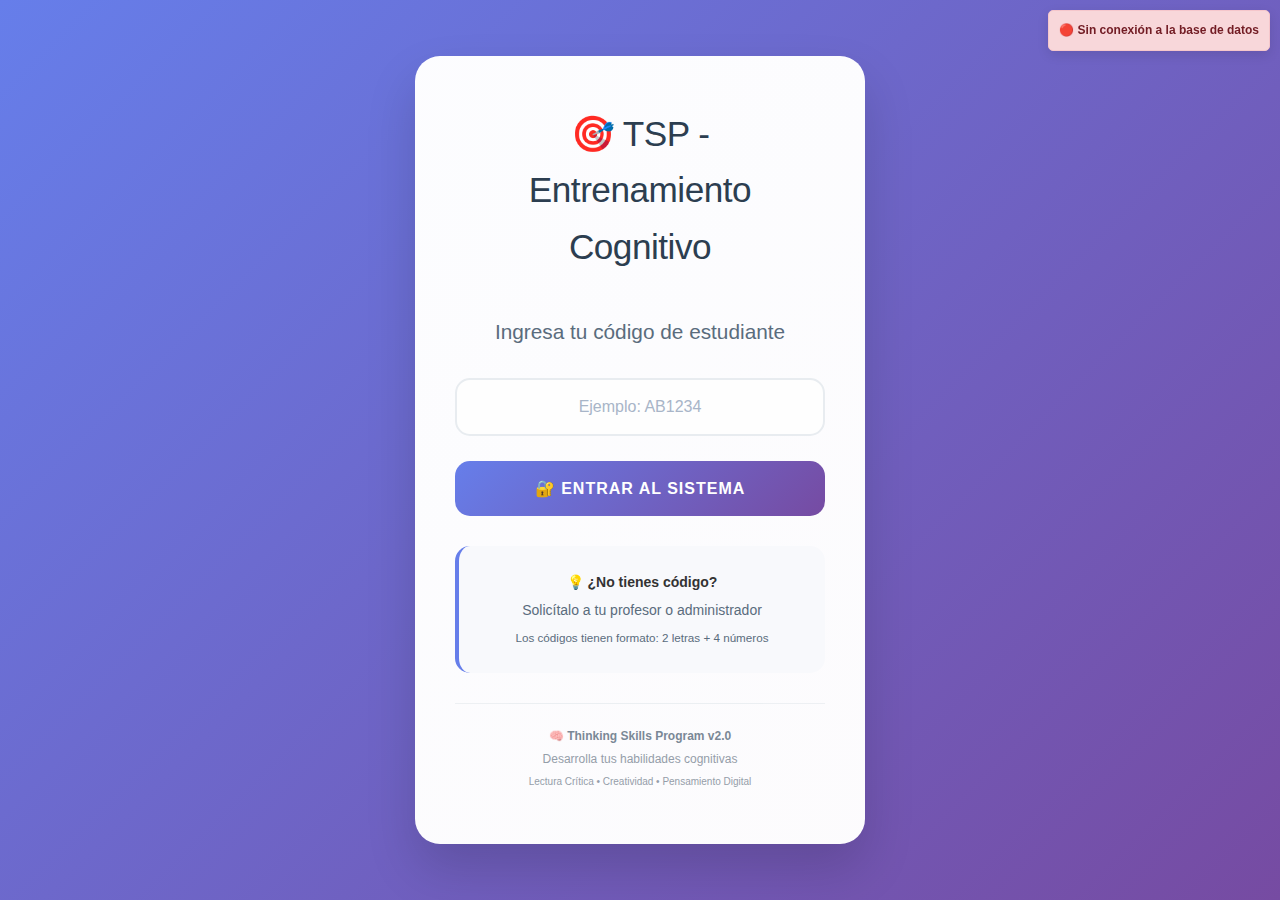
<file: index.html>
<!DOCTYPE html>
<html lang="es">
<head>
    <meta charset="UTF-8">
    <meta name="viewport" content="width=device-width, initial-scale=1.0">
    <title>TSP - Sistema de Entrenamiento Cognitivo</title>
    <link rel="stylesheet" href="css/styles.css">
    <link rel="icon" href="data:image/svg+xml,<svg xmlns=%22http://www.w3.org/2000/svg%22 viewBox=%220 0 100 100%22><text y=%22.9em%22 font-size=%2290%22>🎯</text></svg>">
    <meta name="description" content="Sistema de entrenamiento cognitivo TSP - Desarrolla habilidades de lectura crítica, creatividad y pensamiento">
    <meta name="keywords" content="TSP, entrenamiento cognitivo, lectura crítica, habilidades pensamiento, educación">
    <meta name="author" content="Thinking Skills Program">
</head>
<body>
    <!-- Contenedor principal -->
    <div class="container">
        <!-- Header principal -->
        <header>
            <h1>🎯 TSP - Entrenamiento Cognitivo</h1>
        </header>
        
        <!-- Formulario de login -->
        <main class="login-form">
            <h2>Ingresa tu código de estudiante</h2>
            
            <div class="input-group">
                <input 
                    type="text" 
                    id="codigo" 
                    name="codigo"
                    placeholder="Ejemplo: AB1234"
                    maxlength="10"
                    autocomplete="off"
                    spellcheck="false"
                    required
                    aria-label="Código de estudiante"
                >
            </div>
            
            <button 
                onclick="iniciarSesion()" 
                type="button" 
                class="login-button"
                aria-label="Iniciar sesión en el sistema TSP"
            >
                🔐 Entrar al Sistema
            </button>
            
            <div class="help-text">
                <p>💡 <strong>¿No tienes código?</strong></p>
                <p>Solicítalo a tu profesor o administrador</p>
                <p><small>Los códigos tienen formato: 2 letras + 4 números</small></p>
            </div>
        </main>
        
        <!-- Footer con información -->
        <footer class="footer-info">
            <p>🧠 <strong>Thinking Skills Program v2.0</strong></p>
            <p>Desarrolla tus habilidades cognitivas</p>
            <p><small>Lectura Crítica • Creatividad • Pensamiento Digital</small></p>
        </footer>
    </div>

    <!-- Scripts principales -->
    <script src="js/supabase-client.js"></script>
    <script src="js/main.js"></script>
    
    <!-- Script de inicialización -->
    <script>
        // Configuración global del sistema
        window.TSP_CONFIG = {
            version: '2.0',
            debug: true, // Cambiar a false en producción
            timeouts: {
                login: 10000, // 10 segundos
                session: 24 * 60 * 60 * 1000 // 24 horas
            }
        };
        
        // Log de inicialización
        console.log('📱 TSP Sistema v2.0 iniciando...');
        console.log('🔗 Conectando con Supabase...');
        console.log('✅ Credenciales configuradas correctamente');
        
        // Verificar soporte del navegador
        if (!window.localStorage) {
            console.warn('⚠️ LocalStorage no disponible - las sesiones no persistirán');
        }
        
        if (!window.fetch) {
            console.error('❌ Fetch API no disponible - navegador no compatible');
            alert('Tu navegador no es compatible. Por favor actualiza a una versión más reciente.');
        }
        
        // Event listener para errores globales
        window.addEventListener('error', function(event) {
            console.error('❌ Error global capturado:', event.error);
            
            // Solo mostrar al usuario en modo debug
            if (window.TSP_CONFIG?.debug) {
                const errorMsg = `Error: ${event.error?.message || 'Error desconocido'}`;
                console.log('🐛 Debug info:', errorMsg);
            }
        });
        
        // Event listener para promesas rechazadas
        window.addEventListener('unhandledrejection', function(event) {
            console.error('❌ Promesa rechazada:', event.reason);
            
            if (window.TSP_CONFIG?.debug) {
                console.log('🐛 Promise rejection:', event.reason);
            }
        });
        
        // Precargar recursos críticos
        document.addEventListener('DOMContentLoaded', function() {
            // Precargar fuentes si es necesario
            const fontPreload = document.createElement('link');
            fontPreload.rel = 'preload';
            fontPreload.as = 'font';
            fontPreload.type = 'font/woff2';
            fontPreload.crossOrigin = 'anonymous';
            
            // Verificar conexión a internet
            if (!navigator.onLine) {
                console.warn('⚠️ Sin conexión a internet detectada');
            }
            
            // Listener para cambios de conectividad
            window.addEventListener('online', function() {
                console.log('🌐 Conexión a internet restaurada');
                if (window.TSP?.probarConexion) {
                    window.TSP.probarConexion();
                }
            });
            
            window.addEventListener('offline', function() {
                console.warn('⚠️ Conexión a internet perdida');
            });
        });
    </script>
    
    <!-- Google Analytics o similar (opcional) -->
    <!-- 
    <script async src="https://www.googletagmanager.com/gtag/js?id=GA_TRACKING_ID"></script>
    <script>
        window.dataLayer = window.dataLayer || [];
        function gtag(){dataLayer.push(arguments);}
        gtag('js', new Date());
        gtag('config', 'GA_TRACKING_ID');
    </script>
    -->
</body>
</html>
</file>
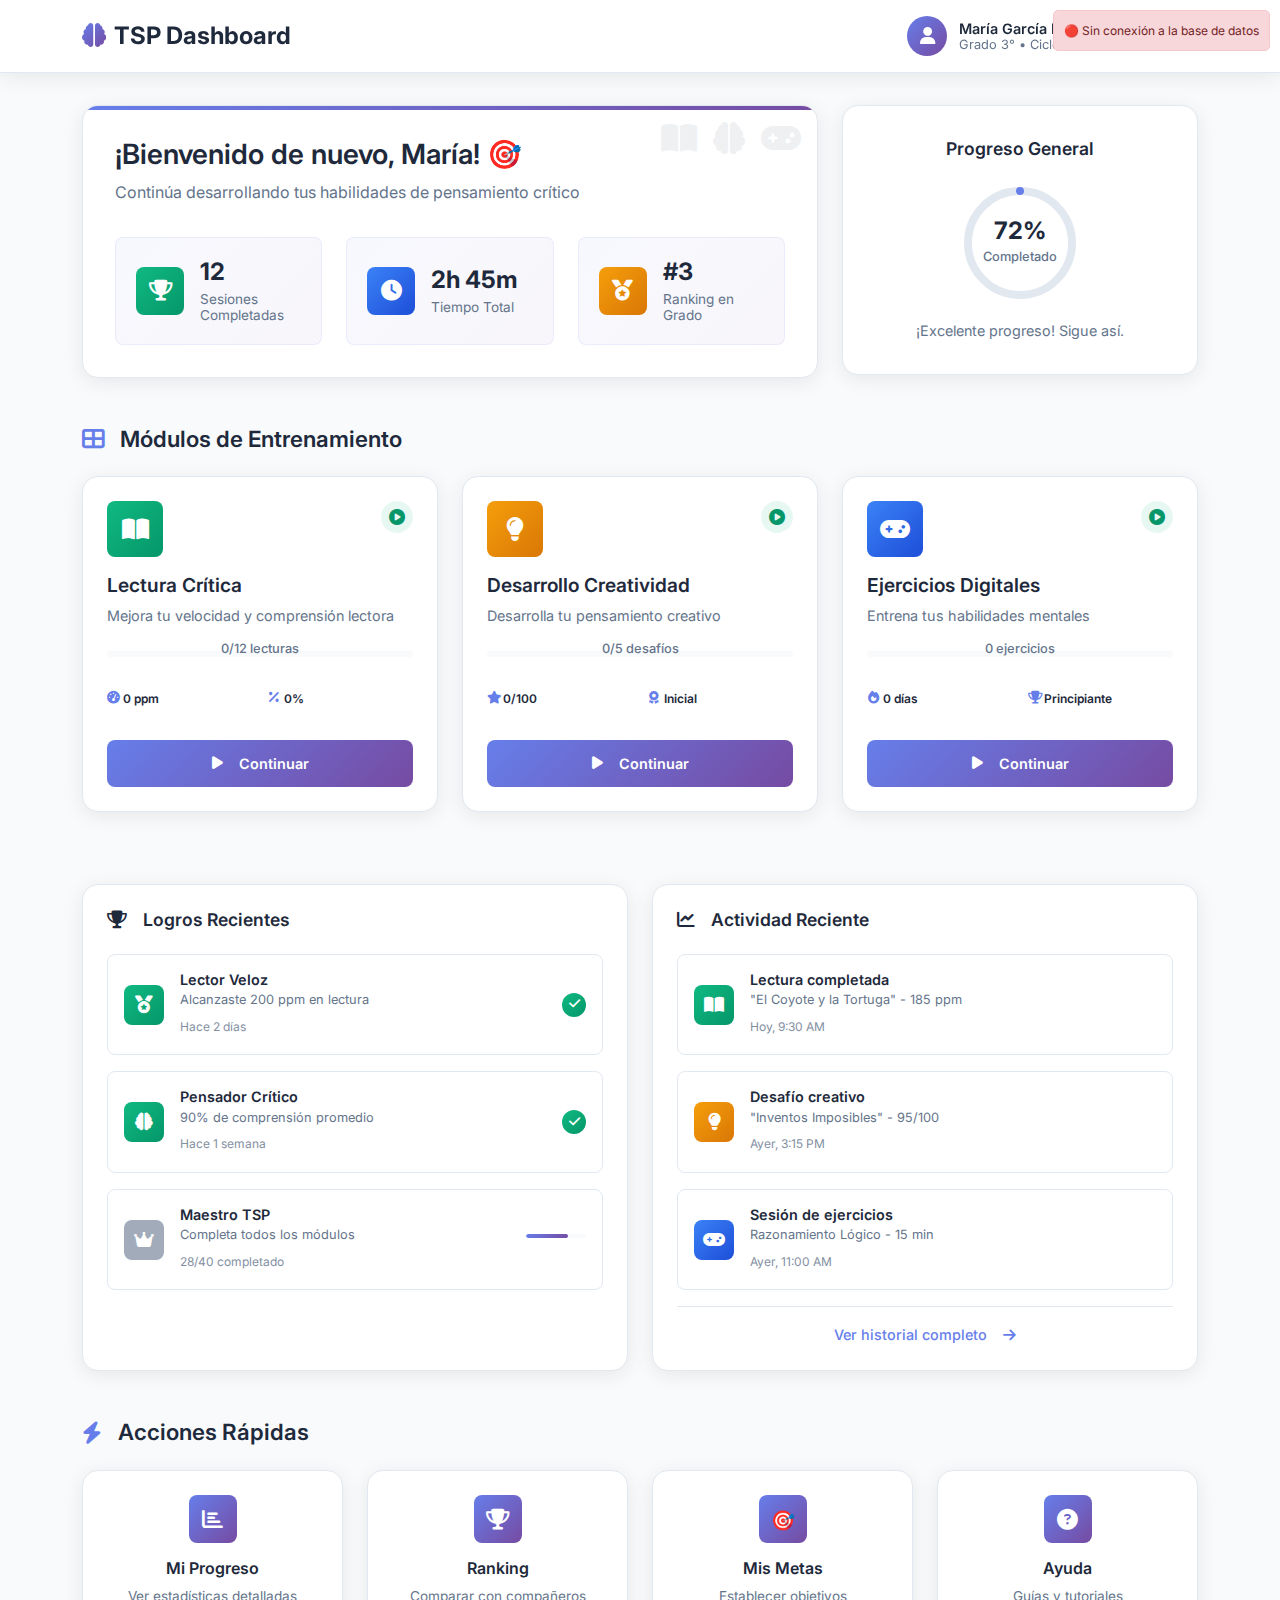
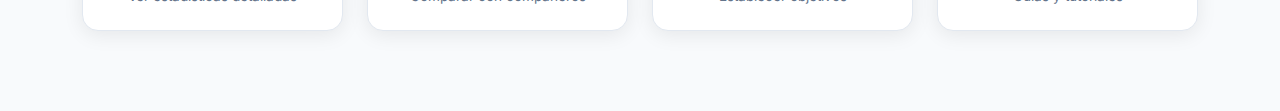
<file: pages/dashboard.html>
<!DOCTYPE html>
<html lang="es">
<head>
    <meta charset="UTF-8">
    <meta name="viewport" content="width=device-width, initial-scale=1.0">
    <title>TSP - Dashboard del Estudiante</title>
    
    <!-- Bootstrap 5.3 -->
    <link href="https://cdn.jsdelivr.net/npm/bootstrap@5.3.0/dist/css/bootstrap.min.css" rel="stylesheet">
    
    <!-- Font Awesome -->
    <link href="https://cdnjs.cloudflare.com/ajax/libs/font-awesome/6.4.0/css/all.min.css" rel="stylesheet">
    
    <!-- Google Fonts -->
    <link href="https://fonts.googleapis.com/css2?family=Inter:wght@300;400;500;600;700&display=swap" rel="stylesheet">
    
    <!-- Estilos específicos del dashboard -->
    <link rel="stylesheet" href="../css/dashboard.css">
    
    <meta name="description" content="Dashboard del estudiante - Sistema TSP de entrenamiento cognitivo">
</head>
<body>
    <!-- Header Principal -->
    <header class="main-header">
        <div class="container">
            <div class="header-content">
                <div class="logo-section">
                    <h1><i class="fas fa-brain me-2"></i>TSP Dashboard</h1>
                </div>
                
                <div class="user-section">
                    <div class="user-info">
                        <div class="user-avatar">
                            <i class="fas fa-user"></i>
                        </div>
                        <div class="user-details">
                            <h4 id="userName">María García López</h4>
                            <p id="userGrade">Grado 3° • Ciclo 1</p>
                        </div>
                    </div>
                    
                    <div class="user-actions">
                        <button class="btn-notification" onclick="toggleNotifications()">
                            <i class="fas fa-bell"></i>
                            <span class="notification-badge">3</span>
                        </button>
                        
                        <div class="dropdown">
                            <button class="btn-profile dropdown-toggle" data-bs-toggle="dropdown">
                                <i class="fas fa-cog"></i>
                            </button>
                            <ul class="dropdown-menu dropdown-menu-end">
                                <li><a class="dropdown-item" href="#" onclick="verPerfil()">
                                    <i class="fas fa-user me-2"></i>Mi Perfil
                                </a></li>
                                <li><a class="dropdown-item" href="#" onclick="configuracion()">
                                    <i class="fas fa-cog me-2"></i>Configuración
                                </a></li>
                                <li><hr class="dropdown-divider"></li>
                                <li><a class="dropdown-item text-danger" href="#" onclick="cerrarSesion()">
                                    <i class="fas fa-sign-out-alt me-2"></i>Cerrar Sesión
                                </a></li>
                            </ul>
                        </div>
                    </div>
                </div>
            </div>
        </div>
    </header>

    <!-- Contenedor Principal -->
    <main class="main-container">
        <div class="container">
            
            <!-- Resumen de Progreso -->
            <section class="progress-overview">
                <div class="row">
                    <div class="col-lg-8">
                        <div class="welcome-card">
                            <div class="welcome-content">
                                <h2>¡Bienvenido de nuevo, <span id="welcomeName">María</span>! 🎯</h2>
                                <p>Continúa desarrollando tus habilidades de pensamiento crítico</p>
                                
                                <div class="quick-stats">
                                    <div class="stat-item">
                                        <div class="stat-icon success">
                                            <i class="fas fa-trophy"></i>
                                        </div>
                                        <div class="stat-info">
                                            <span class="stat-value" id="totalSessions">12</span>
                                            <span class="stat-label">Sesiones Completadas</span>
                                        </div>
                                    </div>
                                    
                                    <div class="stat-item">
                                        <div class="stat-icon info">
                                            <i class="fas fa-clock"></i>
                                        </div>
                                        <div class="stat-info">
                                            <span class="stat-value" id="totalTime">2h 45m</span>
                                            <span class="stat-label">Tiempo Total</span>
                                        </div>
                                    </div>
                                    
                                    <div class="stat-item">
                                        <div class="stat-icon warning">
                                            <i class="fas fa-medal"></i>
                                        </div>
                                        <div class="stat-info">
                                            <span class="stat-value" id="currentRank">#3</span>
                                            <span class="stat-label">Ranking en Grado</span>
                                        </div>
                                    </div>
                                </div>
                            </div>
                            
                            <div class="welcome-illustration">
                                <div class="floating-icons">
                                    <i class="fas fa-book-open"></i>
                                    <i class="fas fa-brain"></i>
                                    <i class="fas fa-gamepad"></i>
                                </div>
                            </div>
                        </div>
                    </div>
                    
                    <div class="col-lg-4">
                        <div class="progress-circle-card">
                            <h5>Progreso General</h5>
                            <div class="progress-circle">
                                <svg class="progress-ring" width="120" height="120">
                                    <circle class="progress-ring-circle" 
                                            stroke="#e2e8f0" 
                                            stroke-width="8" 
                                            fill="transparent" 
                                            r="52" 
                                            cx="60" 
                                            cy="60"/>
                                    <circle class="progress-ring-circle progress-ring-circle-fill" 
                                            stroke="#667eea" 
                                            stroke-width="8" 
                                            fill="transparent" 
                                            r="52" 
                                            cx="60" 
                                            cy="60"
                                            id="progressCircle"/>
                                </svg>
                                <div class="progress-text">
                                    <span class="progress-percentage" id="overallProgress">72%</span>
                                    <small>Completado</small>
                                </div>
                            </div>
                            <p class="progress-message">¡Excelente progreso! Sigue así.</p>
                        </div>
                    </div>
                </div>
            </section>

            <!-- Módulos Principales -->
            <section class="modules-section">
                <h3 class="section-title">
                    <i class="fas fa-th-large me-2"></i>
                    Módulos de Entrenamiento
                </h3>
                
                <div class="row">
                    <div class="col-lg-4 mb-4">
    <div class="module-card mlc-card" onclick="abrirModulo('MLC')">
        <div class="module-header">
            <div class="module-icon">
                <i class="fas fa-book-open"></i>
            </div>
            <div class="module-status available">
                <i class="fas fa-play-circle"></i>
            </div>
        </div>
        
        <div class="module-content">
            <h4>Lectura Crítica</h4>
            <p>Mejora tu velocidad y comprensión lectora</p>
            
            <div class="module-progress">
                <div class="progress">
                    <div class="progress-bar" style="width: 0%"></div>
                </div>
                <span class="progress-text">0/12 lecturas</span>
            </div>
            
            <div class="module-stats">
                <div class="stat stat-velocidad">
                    <i class="fas fa-tachometer-alt"></i>
                    <span>0 ppm</span>
                </div>
                <div class="stat stat-comprension">
                    <i class="fas fa-percentage"></i>
                    <span>0%</span>
                </div>
            </div>
        </div>
        
        <div class="module-footer">
            <button class="btn-module-action">
                <i class="fas fa-play me-2"></i>
                Continuar
            </button>
        </div>
    </div>
</div>

<!-- Módulo MDC - CORREGIDO -->
<div class="col-lg-4 mb-4">
    <div class="module-card mdc-card" onclick="abrirModulo('MDC')">
        <div class="module-header">
            <div class="module-icon">
                <i class="fas fa-lightbulb"></i>
            </div>
            <div class="module-status available">
                <i class="fas fa-play-circle"></i>
            </div>
        </div>
        
        <div class="module-content">
            <h4>Desarrollo Creatividad</h4>
            <p>Desarrolla tu pensamiento creativo</p>
            
            <div class="module-progress">
                <div class="progress">
                    <div class="progress-bar" style="width: 0%"></div>
                </div>
                <span class="progress-text">0/5 desafíos</span>
            </div>
            
            <div class="module-stats">
                <div class="stat stat-puntaje">
                    <i class="fas fa-star"></i>
                    <span>0/100</span>
                </div>
                <div class="stat stat-nivel">
                    <i class="fas fa-award"></i>
                    <span>Inicial</span>
                </div>
            </div>
        </div>
        
        <div class="module-footer">
            <button class="btn-module-action">
                <i class="fas fa-play me-2"></i>
                Continuar
            </button>
        </div>
    </div>
</div>

<!-- Módulo MED - CORREGIDO -->
<div class="col-lg-4 mb-4">
    <div class="module-card med-card" onclick="abrirModulo('MED')">
        <div class="module-header">
            <div class="module-icon">
                <i class="fas fa-gamepad"></i>
            </div>
            <div class="module-status available">
                <i class="fas fa-play-circle"></i>
            </div>
        </div>
        
        <div class="module-content">
            <h4>Ejercicios Digitales</h4>
            <p>Entrena tus habilidades mentales</p>
            
            <div class="module-progress">
                <div class="progress">
                    <div class="progress-bar" style="width: 0%"></div>
                </div>
                <span class="progress-text">0 ejercicios</span>
            </div>
            
            <div class="module-stats">
                <div class="stat stat-racha">
                    <i class="fas fa-fire"></i>
                    <span>0 días</span>
                </div>
                <div class="stat stat-nivel-med">
                    <i class="fas fa-trophy"></i>
                    <span>Principiante</span>
                </div>
            </div>
        </div>
        
        <div class="module-footer">
            <button class="btn-module-action">
                <i class="fas fa-play me-2"></i>
                Continuar
            </button>
        </div>
    </div>
</div>
            </section>

            <!-- Sección de Logros y Actividad Reciente -->
            <section class="achievements-section">
                <div class="row">
                    <div class="col-lg-6">
                        <div class="achievements-card">
                            <h5><i class="fas fa-trophy me-2"></i>Logros Recientes</h5>
                            
                            <div class="achievement-list">
                                <div class="achievement-item unlocked">
                                    <div class="achievement-icon">
                                        <i class="fas fa-medal"></i>
                                    </div>
                                    <div class="achievement-info">
                                        <h6>Lector Veloz</h6>
                                        <p>Alcanzaste 200 ppm en lectura</p>
                                        <small>Hace 2 días</small>
                                    </div>
                                    <div class="achievement-badge">
                                        <i class="fas fa-check"></i>
                                    </div>
                                </div>
                                
                                <div class="achievement-item unlocked">
                                    <div class="achievement-icon">
                                        <i class="fas fa-brain"></i>
                                    </div>
                                    <div class="achievement-info">
                                        <h6>Pensador Crítico</h6>
                                        <p>90% de comprensión promedio</p>
                                        <small>Hace 1 semana</small>
                                    </div>
                                    <div class="achievement-badge">
                                        <i class="fas fa-check"></i>
                                    </div>
                                </div>
                                
                                <div class="achievement-item locked">
                                    <div class="achievement-icon">
                                        <i class="fas fa-crown"></i>
                                    </div>
                                    <div class="achievement-info">
                                        <h6>Maestro TSP</h6>
                                        <p>Completa todos los módulos</p>
                                        <small>28/40 completado</small>
                                    </div>
                                    <div class="achievement-progress">
                                        <div class="progress">
                                            <div class="progress-bar" style="width: 70%"></div>
                                        </div>
                                    </div>
                                </div>
                            </div>
                        </div>
                    </div>
                    
                    <div class="col-lg-6">
                        <div class="activity-card">
                            <h5><i class="fas fa-chart-line me-2"></i>Actividad Reciente</h5>
                            
                            <div class="activity-list">
                                <div class="activity-item">
                                    <div class="activity-icon mlc">
                                        <i class="fas fa-book-open"></i>
                                    </div>
                                    <div class="activity-info">
                                        <h6>Lectura completada</h6>
                                        <p>"El Coyote y la Tortuga" - 185 ppm</p>
                                        <small>Hoy, 9:30 AM</small>
                                    </div>
                                </div>
                                
                                <div class="activity-item">
                                    <div class="activity-icon mdc">
                                        <i class="fas fa-lightbulb"></i>
                                    </div>
                                    <div class="activity-info">
                                        <h6>Desafío creativo</h6>
                                        <p>"Inventos Imposibles" - 95/100</p>
                                        <small>Ayer, 3:15 PM</small>
                                    </div>
                                </div>
                                
                                <div class="activity-item">
                                    <div class="activity-icon med">
                                        <i class="fas fa-gamepad"></i>
                                    </div>
                                    <div class="activity-info">
                                        <h6>Sesión de ejercicios</h6>
                                        <p>Razonamiento Lógico - 15 min</p>
                                        <small>Ayer, 11:00 AM</small>
                                    </div>
                                </div>
                            </div>
                            
                            <div class="activity-footer">
                                <button class="btn-view-all" onclick="verHistorialCompleto()">
                                    Ver historial completo
                                    <i class="fas fa-arrow-right ms-2"></i>
                                </button>
                            </div>
                        </div>
                    </div>
                </div>
            </section>

            <!-- Acciones Rápidas -->
            <section class="quick-actions-section">
    <h3 class="section-title">
        <i class="fas fa-bolt me-2"></i>
        Acciones Rápidas
    </h3>
    
    <div class="row">
        <div class="col-md-3 mb-3">
            <div class="quick-action-card" onclick="verProgreso()">
                <div class="quick-action-icon">
                    <i class="fas fa-chart-bar"></i>
                </div>
                <h6>Mi Progreso</h6>
                <p>Ver estadísticas detalladas</p>
            </div>
        </div>
        
        <div class="col-md-3 mb-3">
            <div class="quick-action-card" onclick="verRanking()">
                <div class="quick-action-icon">
                    <i class="fas fa-trophy"></i>
                </div>
                <h6>Ranking</h6>
                <p>Comparar con compañeros</p>
            </div>
        </div>
        
        <div class="col-md-3 mb-3">
    <div class="quick-action-card" onclick="configurarMetas()">
        <div class="quick-action-icon">
            <i class="fas fa-bullseye"></i>
        </div>
        <h6>Mis Metas</h6>
        <p>Establecer objetivos</p>
     </div>
   </div>
        
        <div class="col-md-3 mb-3">
            <div class="quick-action-card" onclick="obtenerAyuda()">
                <div class="quick-action-icon">
                    <i class="fas fa-question-circle"></i>
                </div>
                <h6>Ayuda</h6>
                <p>Guías y tutoriales</p>
            </div>
        </div>
    </div>
</section>
        </div>
    </main>

    <!-- Modal de Notificaciones -->
    <div class="modal fade" id="notificationsModal" tabindex="-1">
        <div class="modal-dialog modal-dialog-centered">
            <div class="modal-content">
                <div class="modal-header">
                    <h5 class="modal-title">
                        <i class="fas fa-bell me-2"></i>
                        Notificaciones
                    </h5>
                    <button type="button" class="btn-close" data-bs-dismiss="modal"></button>
                </div>
                <div class="modal-body">
                    <div class="notification-list">
                        <div class="notification-item unread">
                            <div class="notification-icon success">
                                <i class="fas fa-trophy"></i>
                            </div>
                            <div class="notification-content">
                                <h6>¡Nuevo logro desbloqueado!</h6>
                                <p>Has alcanzado el logro "Lector Veloz"</p>
                                <small>Hace 2 horas</small>
                            </div>
                        </div>
                        
                        <div class="notification-item unread">
                            <div class="notification-icon info">
                                <i class="fas fa-book"></i>
                            </div>
                            <div class="notification-content">
                                <h6>Nueva lectura disponible</h6>
                                <p>"La Liebre y la Tortuga" está lista para ti</p>
                                <small>Hace 1 día</small>
                            </div>
                        </div>
                        
                        <div class="notification-item">
                            <div class="notification-icon warning">
                                <i class="fas fa-clock"></i>
                            </div>
                            <div class="notification-content">
                                <h6>Recordatorio de práctica</h6>
                                <p>No olvides practicar hoy tus ejercicios</p>
                                <small>Hace 2 días</small>
                            </div>
                        </div>
                    </div>
                </div>
                <div class="modal-footer">
                    <button class="btn btn-outline-primary" onclick="marcarTodasLeidas()">
                        Marcar todas como leídas
                    </button>
                </div>
            </div>
        </div>
    </div>

    <!-- Scripts -->
    <script src="https://cdn.jsdelivr.net/npm/bootstrap@5.3.0/dist/js/bootstrap.bundle.min.js"></script>
    <script src="../js/supabase-client.js"></script>
    <script src="../js/auth-manager.js"></script>
    <script src="../js/dashboard.js"></script>
</body>
</html>
</file>
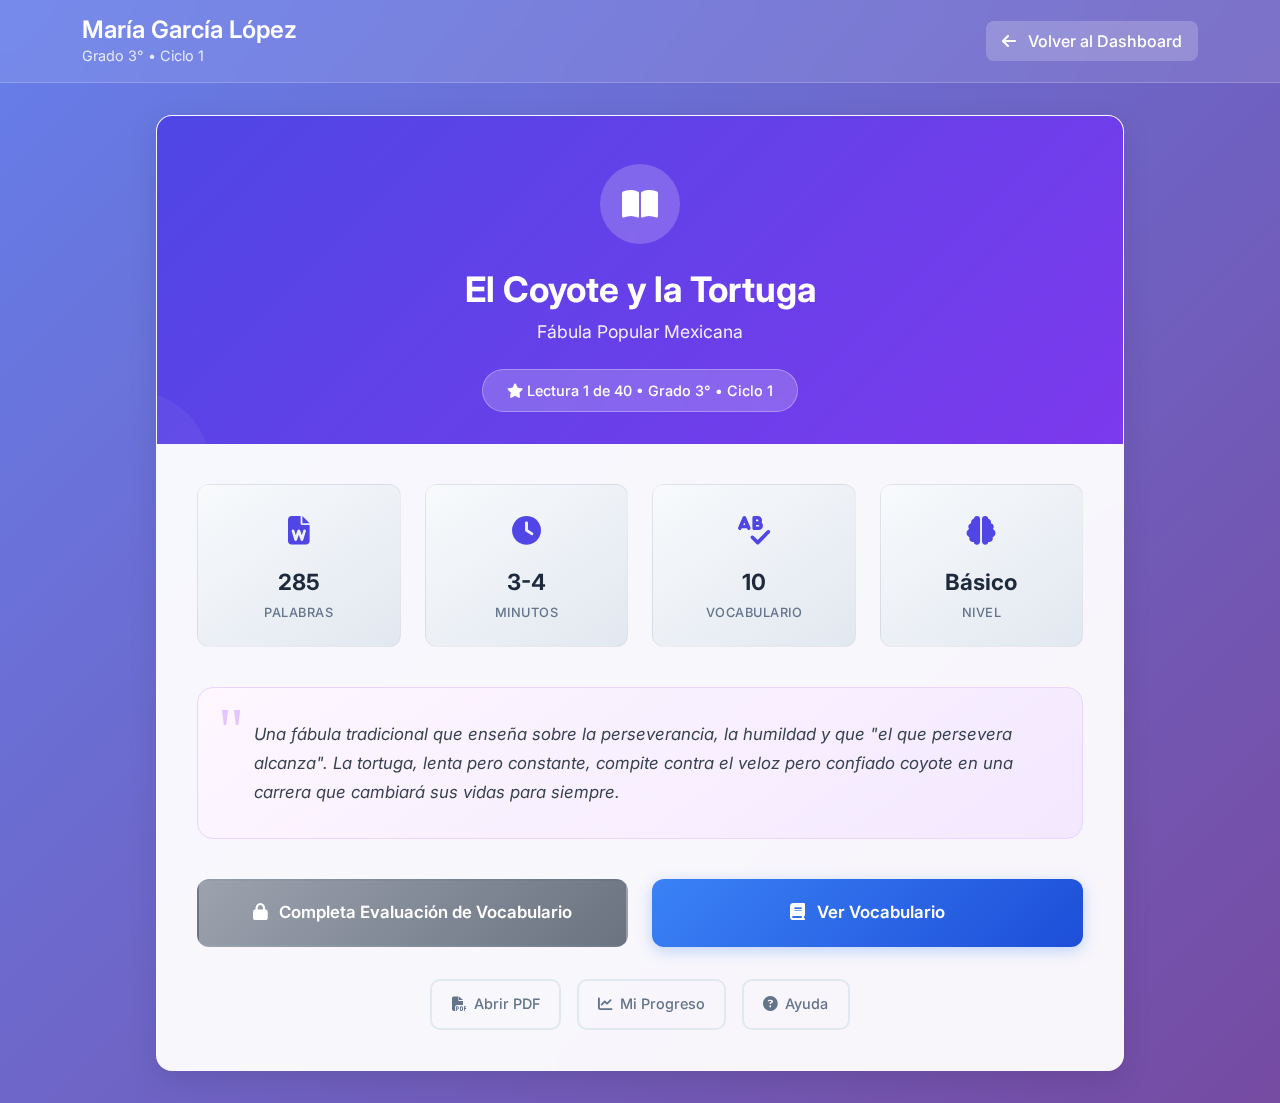
<file: pages/mlc.html>
<!DOCTYPE html>
<html lang="es">
<head>
    <meta charset="UTF-8">
    <meta name="viewport" content="width=device-width, initial-scale=1.0">
    <title>TSP - Módulo de Lectura Crítica</title>
    
    <!-- Bootstrap 5.3 -->
    <link href="https://cdn.jsdelivr.net/npm/bootstrap@5.3.0/dist/css/bootstrap.min.css" rel="stylesheet">
    <!-- Font Awesome -->
    <link href="https://cdnjs.cloudflare.com/ajax/libs/font-awesome/6.4.0/css/all.min.css" rel="stylesheet">
    <!-- Google Fonts -->
    <link href="https://fonts.googleapis.com/css2?family=Inter:wght@300;400;500;600;700&display=swap" rel="stylesheet">
    
    <style>
        :root {
            --primary-gradient: linear-gradient(135deg, #667eea 0%, #764ba2 100%);
            --success-gradient: linear-gradient(135deg, #10b981 0%, #059669 100%);
            --info-gradient: linear-gradient(135deg, #3b82f6 0%, #1d4ed8 100%);
            --warning-gradient: linear-gradient(135deg, #f59e0b 0%, #d97706 100%);
            --danger-gradient: linear-gradient(135deg, #dc2626 0%, #991b1b 100%);
            --card-shadow: 0 10px 30px rgba(0,0,0,0.1);
            --border-radius: 16px;
            --transition: all 0.3s cubic-bezier(0.4, 0, 0.2, 1);
        }

        * {
            margin: 0;
            padding: 0;
            box-sizing: border-box;
        }

        body {
            background: var(--primary-gradient);
            min-height: 100vh;
            font-family: 'Inter', 'Segoe UI', Tahoma, Geneva, Verdana, sans-serif;
            overflow-x: hidden;
        }

        /* Header con información del usuario */
        .user-header {
            background: rgba(255, 255, 255, 0.1);
            backdrop-filter: blur(20px);
            border-bottom: 1px solid rgba(255, 255, 255, 0.2);
            padding: 1rem 0;
            color: white;
        }

        .user-info {
            display: flex;
            justify-content: space-between;
            align-items: center;
        }

        .user-details h4 {
            margin: 0;
            font-weight: 600;
        }

        .user-details p {
            margin: 0;
            opacity: 0.8;
            font-size: 0.9rem;
        }

        .back-button {
            background: rgba(255, 255, 255, 0.2);
            border: none;
            color: white;
            padding: 0.5rem 1rem;
            border-radius: 8px;
            text-decoration: none;
            transition: var(--transition);
            font-weight: 500;
        }

        .back-button:hover {
            background: rgba(255, 255, 255, 0.3);
            color: white;
            text-decoration: none;
        }

        /* Contenedor principal */
        .main-container {
            padding: 2rem 1rem;
            max-width: 1000px;
            margin: 0 auto;
        }

        .reading-card {
            background: rgba(255, 255, 255, 0.95);
            backdrop-filter: blur(20px);
            border-radius: var(--border-radius);
            box-shadow: var(--card-shadow);
            border: 1px solid rgba(255, 255, 255, 0.2);
            overflow: hidden;
            transition: var(--transition);
            animation: cardEntrance 0.6s ease-out;
        }

        @keyframes cardEntrance {
            from {
                opacity: 0;
                transform: translateY(30px);
            }
            to {
                opacity: 1;
                transform: translateY(0);
            }
        }

        .reading-card:hover {
            transform: translateY(-5px);
            box-shadow: 0 20px 40px rgba(0,0,0,0.15);
        }

        /* Header de la lectura */
        .header-section {
            background: linear-gradient(135deg, #4f46e5 0%, #7c3aed 100%);
            color: white;
            padding: 3rem 2rem 2rem;
            position: relative;
            overflow: hidden;
        }

        .header-section::before {
            content: '';
            position: absolute;
            top: -50%;
            right: -20%;
            width: 200px;
            height: 200px;
            background: rgba(255, 255, 255, 0.1);
            border-radius: 50%;
            animation: float 6s ease-in-out infinite;
        }

        .header-section::after {
            content: '';
            position: absolute;
            bottom: -30%;
            left: -10%;
            width: 150px;
            height: 150px;
            background: rgba(255, 255, 255, 0.05);
            border-radius: 50%;
            animation: float 8s ease-in-out infinite reverse;
        }

        @keyframes float {
            0%, 100% { transform: translateY(0px) rotate(0deg); }
            50% { transform: translateY(-20px) rotate(180deg); }
        }

        .book-icon {
            width: 80px;
            height: 80px;
            background: rgba(255, 255, 255, 0.2);
            border-radius: 50%;
            display: flex;
            align-items: center;
            justify-content: center;
            margin: 0 auto 1.5rem;
            font-size: 2rem;
            backdrop-filter: blur(10px);
            animation: iconPulse 2s ease-in-out infinite;
        }

        @keyframes iconPulse {
            0%, 100% { transform: scale(1); }
            50% { transform: scale(1.1); }
        }

        .reading-title {
            font-size: 2.2rem;
            font-weight: 700;
            margin-bottom: 0.5rem;
            text-align: center;
            position: relative;
            z-index: 2;
        }

        .reading-subtitle {
            font-size: 1.1rem;
            opacity: 0.9;
            text-align: center;
            margin-bottom: 1.5rem;
            position: relative;
            z-index: 2;
        }

        .progress-badge {
            background: rgba(255, 255, 255, 0.2);
            color: white;
            padding: 0.6rem 1.5rem;
            border-radius: 25px;
            font-size: 0.9rem;
            font-weight: 500;
            display: inline-block;
            backdrop-filter: blur(10px);
            border: 1px solid rgba(255, 255, 255, 0.3);
            position: relative;
            z-index: 2;
        }

        /* Cronómetro flotante */
        .timer-widget {
            position: fixed;
            top: 120px;
            right: 20px;
            background: rgba(255, 255, 255, 0.95);
            backdrop-filter: blur(20px);
            padding: 1.5rem;
            border-radius: 16px;
            box-shadow: 0 10px 30px rgba(0,0,0,0.2);
            border: 2px solid #10b981;
            z-index: 1000;
            min-width: 200px;
            text-align: center;
            display: none;
            animation: slideInRight 0.5s ease-out;
        }

        @keyframes slideInRight {
            from {
                opacity: 0;
                transform: translateX(100px);
            }
            to {
                opacity: 1;
                transform: translateX(0);
            }
        }

        .timer-widget.active {
            display: block;
        }

        .timer-icon {
            width: 50px;
            height: 50px;
            background: var(--success-gradient);
            border-radius: 50%;
            display: flex;
            align-items: center;
            justify-content: center;
            margin: 0 auto 1rem;
            color: white;
            font-size: 1.5rem;
            animation: timerPulse 1s ease-in-out infinite;
        }

        @keyframes timerPulse {
            0%, 100% { transform: scale(1); }
            50% { transform: scale(1.05); }
        }

        .timer-display {
            font-size: 2rem;
            font-weight: 700;
            color: #10b981;
            margin-bottom: 0.5rem;
            font-family: 'Courier New', monospace;
        }

        .timer-label {
            font-size: 0.9rem;
            color: #64748b;
            font-weight: 500;
        }

        .btn-finish-reading {
            background: var(--danger-gradient);
            border: none;
            color: white;
            padding: 0.8rem 1.5rem;
            border-radius: 10px;
            font-weight: 600;
            font-size: 0.9rem;
            margin-top: 1rem;
            width: 100%;
            transition: var(--transition);
            box-shadow: 0 4px 15px rgba(220, 38, 38, 0.3);
        }

        .btn-finish-reading:hover {
            transform: translateY(-2px);
            box-shadow: 0 6px 20px rgba(220, 38, 38, 0.4);
        }

        /* Sección de contenido */
        .content-section {
            padding: 2.5rem;
        }

        .stats-grid {
            display: grid;
            grid-template-columns: repeat(auto-fit, minmax(140px, 1fr));
            gap: 1.5rem;
            margin-bottom: 2.5rem;
        }

        .stat-item {
            text-align: center;
            padding: 1.5rem 1rem;
            background: linear-gradient(145deg, #f8fafc, #e2e8f0);
            border-radius: 12px;
            border: 1px solid rgba(0,0,0,0.05);
            transition: var(--transition);
            position: relative;
            overflow: hidden;
        }

        .stat-item::before {
            content: '';
            position: absolute;
            top: 0;
            left: 0;
            right: 0;
            height: 3px;
            background: linear-gradient(90deg, #4f46e5, #7c3aed);
            transform: scaleX(0);
            transition: transform 0.3s ease;
        }

        .stat-item:hover {
            transform: translateY(-5px);
            box-shadow: 0 10px 25px rgba(0,0,0,0.1);
        }

        .stat-item:hover::before {
            transform: scaleX(1);
        }

        .stat-icon {
            font-size: 1.8rem;
            color: #4f46e5;
            margin-bottom: 0.8rem;
            transition: var(--transition);
        }

        .stat-item:hover .stat-icon {
            transform: scale(1.1);
        }

        .stat-value {
            font-size: 1.4rem;
            font-weight: 700;
            color: #1e293b;
            margin-bottom: 0.3rem;
        }

        .stat-label {
            font-size: 0.8rem;
            color: #64748b;
            text-transform: uppercase;
            letter-spacing: 0.5px;
            font-weight: 500;
        }

        /* Caja de descripción */
        .description-box {
            background: linear-gradient(145deg, #fef7ff, #f3e8ff);
            border: 1px solid #e9d5ff;
            border-radius: 16px;
            padding: 2rem;
            margin-bottom: 2.5rem;
            position: relative;
            overflow: hidden;
        }

        .description-box::before {
            content: '"';
            font-size: 4rem;
            color: #a855f7;
            position: absolute;
            top: -5px;
            left: 20px;
            font-family: serif;
            opacity: 0.3;
        }

        .description-box::after {
            content: '';
            position: absolute;
            top: -50%;
            right: -20%;
            width: 100px;
            height: 100px;
            background: radial-gradient(circle, rgba(168, 85, 247, 0.1) 0%, transparent 70%);
            animation: float 10s ease-in-out infinite;
        }

        .description-text {
            color: #374151;
            line-height: 1.7;
            margin: 0;
            padding-left: 1.5rem;
            font-style: italic;
            font-size: 1.05rem;
            position: relative;
            z-index: 2;
        }

        /* Botones de acción */
        .action-buttons {
            display: grid;
            grid-template-columns: 1fr 1fr;
            gap: 1.5rem;
            margin-bottom: 2rem;
        }

        .btn-primary-custom {
            background: var(--success-gradient);
            border: none;
            color: white;
            padding: 1.2rem 1.5rem;
            border-radius: 12px;
            font-weight: 600;
            font-size: 1.05rem;
            transition: var(--transition);
            display: flex;
            align-items: center;
            justify-content: center;
            gap: 0.7rem;
            box-shadow: 0 4px 15px rgba(16, 185, 129, 0.3);
            border: 2px solid transparent;
            position: relative;
            overflow: hidden;
            cursor: pointer;
        }

        .btn-primary-custom:hover {
            transform: translateY(-3px);
            box-shadow: 0 8px 25px rgba(16, 185, 129, 0.4);
            color: white;
        }

        .btn-secondary-custom {
            background: var(--info-gradient);
            border: none;
            color: white;
            padding: 1.2rem 1.5rem;
            border-radius: 12px;
            font-weight: 600;
            font-size: 1.05rem;
            transition: var(--transition);
            display: flex;
            align-items: center;
            justify-content: center;
            gap: 0.7rem;
            box-shadow: 0 4px 15px rgba(59, 130, 246, 0.3);
            position: relative;
            overflow: hidden;
            cursor: pointer;
        }

        .btn-secondary-custom:hover {
            transform: translateY(-3px);
            box-shadow: 0 8px 25px rgba(59, 130, 246, 0.4);
            color: white;
        }

        /* Estados especiales del botón */
        .disabled-btn {
            background: linear-gradient(135deg, #9ca3af 0%, #6b7280 100%) !important;
            cursor: not-allowed !important;
            box-shadow: none !important;
        }

        .disabled-btn:hover {
            transform: none !important;
            box-shadow: none !important;
        }

        .unlocked-btn {
            background: var(--success-gradient) !important;
            animation: unlockPulse 2s ease-in-out infinite;
        }

        @keyframes unlockPulse {
            0%, 100% { 
                box-shadow: 0 4px 15px rgba(16, 185, 129, 0.3);
            }
            50% { 
                box-shadow: 0 4px 25px rgba(16, 185, 129, 0.6);
                transform: translateY(-1px);
            }
        }

        .highlight-btn {
            animation: highlightFlash 0.5s ease-in-out 6;
        }

        @keyframes highlightFlash {
            0%, 100% { background: var(--success-gradient); }
            50% { background: linear-gradient(135deg, #fbbf24 0%, #f59e0b 100%); }
        }

        /* Acciones secundarias */
        .secondary-actions {
            display: flex;
            gap: 1rem;
            justify-content: center;
            flex-wrap: wrap;
        }

        .btn-outline-custom {
            background: transparent;
            border: 2px solid #e2e8f0;
            color: #64748b;
            padding: 0.8rem 1.2rem;
            border-radius: 10px;
            font-weight: 500;
            font-size: 0.9rem;
            transition: var(--transition);
            text-decoration: none;
            display: flex;
            align-items: center;
            gap: 0.5rem;
            cursor: pointer;
        }

        .btn-outline-custom:hover {
            border-color: #4f46e5;
            color: #4f46e5;
            background: rgba(79, 70, 229, 0.05);
            text-decoration: none;
            transform: translateY(-2px);
        }

        /* Modal de Vocabulario Corporate Zen */
        .vocabulary-modal {
            border: none;
            border-radius: 20px;
            overflow: hidden;
            box-shadow: 0 20px 60px rgba(0,0,0,0.3);
            backdrop-filter: blur(20px);
        }

        .vocabulary-header {
            background: linear-gradient(135deg, #4f46e5 0%, #7c3aed 100%);
            color: white;
            padding: 2.5rem 2rem 2rem;
            text-align: center;
            position: relative;
            overflow: hidden;
        }

        .vocabulary-header::before {
            content: '';
            position: absolute;
            top: -50%;
            right: -20%;
            width: 150px;
            height: 150px;
            background: rgba(255, 255, 255, 0.1);
            border-radius: 50%;
            animation: float 8s ease-in-out infinite;
        }

        .vocab-icon {
            width: 60px;
            height: 60px;
            background: rgba(255, 255, 255, 0.2);
            border-radius: 50%;
            display: flex;
            align-items: center;
            justify-content: center;
            margin: 0 auto 1rem;
            font-size: 1.5rem;
            backdrop-filter: blur(10px);
            position: relative;
            z-index: 2;
        }

        .vocabulary-title {
            font-size: 1.8rem;
            font-weight: 700;
            margin-bottom: 0.5rem;
            position: relative;
            z-index: 2;
        }

        .vocabulary-subtitle {
            font-size: 1rem;
            opacity: 0.9;
            margin: 0;
            position: relative;
            z-index: 2;
        }

        .btn-close-custom {
            position: absolute;
            top: 20px;
            right: 20px;
            background: rgba(255, 255, 255, 0.2);
            border: none;
            color: white;
            width: 40px;
            height: 40px;
            border-radius: 50%;
            display: flex;
            align-items: center;
            justify-content: center;
            font-size: 1.2rem;
            transition: var(--transition);
            z-index: 3;
        }

        .btn-close-custom:hover {
            background: rgba(255, 255, 255, 0.3);
            transform: rotate(90deg);
        }

        .vocabulary-body {
            padding: 2rem;
            max-height: 500px;
            overflow-y: auto;
            background: linear-gradient(145deg, #fafafa, #f0f0f0);
        }

        .vocabulary-body::-webkit-scrollbar {
            width: 8px;
        }

        .vocabulary-body::-webkit-scrollbar-track {
            background: #f1f1f1;
            border-radius: 10px;
        }

        .vocabulary-body::-webkit-scrollbar-thumb {
            background: linear-gradient(145deg, #4f46e5, #7c3aed);
            border-radius: 10px;
        }

        .vocabulary-grid {
            display: flex;
            flex-direction: column;
            gap: 1rem;
        }

        .vocab-item {
            display: flex;
            align-items: center;
            background: white;
            padding: 1.5rem;
            border-radius: 12px;
            box-shadow: 0 2px 10px rgba(0,0,0,0.05);
            border: 1px solid rgba(0,0,0,0.05);
            transition: var(--transition);
            opacity: 0;
            transform: translateX(-20px);
            animation: slideInVocab 0.5s ease forwards;
        }

        @keyframes slideInVocab {
            to {
                opacity: 1;
                transform: translateX(0);
            }
        }

        .vocab-item:hover {
            transform: translateY(-2px);
            box-shadow: 0 5px 20px rgba(0,0,0,0.1);
            border-color: #4f46e5;
        }

        .vocab-number {
            width: 40px;
            height: 40px;
            background: linear-gradient(135deg, #4f46e5, #7c3aed);
            color: white;
            border-radius: 50%;
            display: flex;
            align-items: center;
            justify-content: center;
            font-weight: 700;
            font-size: 1.1rem;
            margin-right: 1rem;
            flex-shrink: 0;
        }

        .vocab-content {
            flex: 1;
        }

        .vocab-word {
            font-size: 1.2rem;
            font-weight: 600;
            color: #1e293b;
            margin: 0 0 0.3rem 0;
        }

        .vocab-definition {
            font-size: 0.95rem;
            color: #64748b;
            margin: 0;
            line-height: 1.5;
        }

        .vocab-icon-small {
            color: #10b981;
            font-size: 1.2rem;
            margin-left: 1rem;
            opacity: 0.7;
            transition: var(--transition);
        }

        .vocab-item:hover .vocab-icon-small {
            opacity: 1;
            transform: scale(1.2);
        }

        .vocabulary-footer {
            background: linear-gradient(145deg, #f8fafc, #e2e8f0);
            padding: 1.5rem 2rem;
            display: flex;
            justify-content: space-between;
            align-items: center;
            border-top: 1px solid rgba(0,0,0,0.05);
        }

        .vocabulary-actions {
            display: flex;
            gap: 1rem;
            align-items: center;
        }

        .study-tip {
            display: flex;
            align-items: center;
            gap: 0.5rem;
            color: #6366f1;
            font-weight: 500;
            font-size: 0.9rem;
        }

        .study-tip i {
            font-size: 1.1rem;
            color: #fbbf24;
        }

        .btn-evaluation-vocab {
            background: linear-gradient(135deg, #f59e0b 0%, #d97706 100%);
            border: none;
            color: white;
            padding: 0.8rem 1.5rem;
            border-radius: 10px;
            font-weight: 600;
            font-size: 0.95rem;
            transition: var(--transition);
            box-shadow: 0 4px 15px rgba(245, 158, 11, 0.3);
            cursor: pointer;
        }

        .btn-evaluation-vocab:hover {
            transform: translateY(-2px);
            box-shadow: 0 6px 20px rgba(245, 158, 11, 0.4);
        }

        .btn-primary-vocab {
            background: linear-gradient(135deg, #10b981 0%, #059669 100%);
            border: none;
            color: white;
            padding: 0.8rem 1.5rem;
            border-radius: 10px;
            font-weight: 600;
            font-size: 0.95rem;
            transition: var(--transition);
            box-shadow: 0 4px 15px rgba(16, 185, 129, 0.3);
            cursor: pointer;
        }

        .btn-primary-vocab:hover {
            transform: translateY(-2px);
            box-shadow: 0 6px 20px rgba(16, 185, 129, 0.4);
        }

        /* Modal de Evaluación Corporate Zen */
        .evaluation-modal {
            border: none;
            border-radius: 20px;
            overflow: hidden;
            box-shadow: 0 25px 80px rgba(0,0,0,0.4);
            backdrop-filter: blur(20px);
        }

        .evaluation-header {
            background: linear-gradient(135deg, #dc2626 0%, #991b1b 100%);
            color: white;
            padding: 2.5rem 2rem 2rem;
            text-align: center;
            position: relative;
            overflow: hidden;
        }

        .evaluation-header::before {
            content: '';
            position: absolute;
            top: -50%;
            right: -20%;
            width: 150px;
            height: 150px;
            background: rgba(255, 255, 255, 0.1);
            border-radius: 50%;
            animation: float 6s ease-in-out infinite;
        }

        .eval-icon {
            width: 70px;
            height: 70px;
            background: rgba(255, 255, 255, 0.2);
            border-radius: 50%;
            display: flex;
            align-items: center;
            justify-content: center;
            margin: 0 auto 1rem;
            font-size: 2rem;
            backdrop-filter: blur(10px);
            position: relative;
            z-index: 2;
        }

        .evaluation-title {
            font-size: 1.9rem;
            font-weight: 700;
            margin-bottom: 0.5rem;
            position: relative;
            z-index: 2;
        }

        .evaluation-subtitle {
            font-size: 1rem;
            opacity: 0.9;
            margin: 0 0 1.5rem 0;
            position: relative;
            z-index: 2;
        }

        .progress-container {
            max-width: 300px;
            margin: 0 auto;
            position: relative;
            z-index: 2;
        }

        .progress-bar {
            width: 100%;
            height: 8px;
            background: rgba(255, 255, 255, 0.2);
            border-radius: 4px;
            overflow: hidden;
            margin-bottom: 0.5rem;
        }

        .progress-fill {
            height: 100%;
            background: linear-gradient(90deg, #10b981, #059669);
            border-radius: 4px;
            transition: width 0.3s ease;
            width: 10%;
        }

        .progress-text {
            font-size: 0.9rem;
            opacity: 0.9;
            font-weight: 500;
        }

        .evaluation-body {
            padding: 2.5rem;
            background: linear-gradient(145deg, #fafafa, #f0f0f0);
            min-height: 400px;
        }

        .question-card {
            background: white;
            border-radius: 16px;
            padding: 2rem;
            box-shadow: 0 4px 20px rgba(0,0,0,0.08);
            border: 1px solid rgba(0,0,0,0.05);
        }

        .question-text {
            font-size: 1.3rem;
            font-weight: 600;
            color: #1e293b;
            margin-bottom: 2rem;
            text-align: center;
            line-height: 1.4;
        }

        .options-grid {
            display: grid;
            gap: 1rem;
        }

        .option-item {
            display: flex;
            align-items: center;
            background: linear-gradient(145deg, #f8fafc, #e2e8f0);
            padding: 1.2rem;
            border-radius: 12px;
            border: 2px solid transparent;
            cursor: pointer;
            transition: var(--transition);
            position: relative;
        }

        .option-item:hover {
            transform: translateY(-2px);
            box-shadow: 0 4px 15px rgba(0,0,0,0.1);
            border-color: #3b82f6;
        }

        .option-item.selected {
            background: linear-gradient(145deg, #dbeafe, #bfdbfe);
            border-color: #3b82f6;
            box-shadow: 0 4px 15px rgba(59, 130, 246, 0.2);
        }

        .option-letter {
            width: 35px;
            height: 35px;
            background: linear-gradient(135deg, #4f46e5, #7c3aed);
            color: white;
            border-radius: 50%;
            display: flex;
            align-items: center;
            justify-content: center;
            font-weight: 700;
            margin-right: 1rem;
            flex-shrink: 0;
        }

        .option-text {
            flex: 1;
            font-size: 1rem;
            color: #374151;
            line-height: 1.4;
        }

        .option-check {
            color: #10b981;
            font-size: 1.2rem;
            opacity: 0;
            transition: var(--transition);
        }

        .option-item.selected .option-check {
            opacity: 1;
            transform: scale(1.2);
        }

        .navigation-buttons {
            display: flex;
            justify-content: space-between;
            align-items: center;
            margin-top: 2rem;
            padding: 1.5rem 0;
            border-top: 2px solid rgba(0,0,0,0.1);
            background: rgba(255,255,255,0.5);
            border-radius: 0 0 16px 16px;
            position: sticky;
            bottom: 0;
            z-index: 10;
        }

        .question-counter {
            background: linear-gradient(135deg, #4f46e5, #7c3aed);
            color: white;
            padding: 0.5rem 1rem;
            border-radius: 20px;
            font-weight: 600;
            font-size: 0.9rem;
        }

        .btn-nav {
            background: linear-gradient(135deg, #6b7280 0%, #4b5563 100%);
            border: none;
            color: white;
            padding: 0.8rem 1.5rem;
            border-radius: 10px;
            font-weight: 600;
            font-size: 0.95rem;
            transition: var(--transition);
            box-shadow: 0 2px 10px rgba(0,0,0,0.1);
            cursor: pointer;
            min-width: 120px;
            display: flex;
            align-items: center;
            justify-content: center;
            gap: 0.5rem;
        }

        .btn-nav:disabled {
            opacity: 0.5;
            cursor: not-allowed;
            transform: none !important;
            background: #9ca3af !important;
        }

        .btn-nav:not(:disabled):hover {
            transform: translateY(-2px);
            box-shadow: 0 4px 15px rgba(0,0,0,0.2);
        }

        .btn-next {
            background: var(--info-gradient) !important;
        }

        .btn-next:not(:disabled):hover {
            background: linear-gradient(135deg, #2563eb 0%, #1d4ed8 100%) !important;
        }

        .btn-submit {
            background: var(--success-gradient) !important;
            padding: 1rem 2rem;
            font-size: 1rem;
            min-width: 200px;
        }

        .btn-submit:not(:disabled):hover {
            background: linear-gradient(135deg, #059669 0%, #047857 100%) !important;
        }

        /* Resultados de evaluación */
        .results-card {
            text-align: center;
            padding: 3rem 2rem;
            border-radius: 16px;
            position: relative;
            overflow: hidden;
        }

        .results-card.approved {
            background: linear-gradient(145deg, #d1fae5, #a7f3d0);
            border: 2px solid #10b981;
        }

        .results-card.failed {
            background: linear-gradient(145deg, #fee2e2, #fecaca);
            border: 2px solid #ef4444;
        }

        .results-icon {
            font-size: 4rem;
            margin-bottom: 1rem;
        }

        .results-card.approved .results-icon {
            color: #059669;
        }

        .results-card.failed .results-icon {
            color: #dc2626;
        }

        .results-title {
            font-size: 2rem;
            font-weight: 700;
            margin-bottom: 1.5rem;
        }

        .score-display {
            display: flex;
            justify-content: center;
            align-items: baseline;
            gap: 1rem;
            margin-bottom: 2rem;
        }

        .score-number {
            font-size: 3rem;
            font-weight: 800;
            color: #1e293b;
        }

        .score-percentage {
            font-size: 1.5rem;
            font-weight: 600;
            color: #64748b;
        }

        .results-message {
            font-size: 1.1rem;
            line-height: 1.6;
            color: #374151;
            margin-bottom: 2rem;
        }

        .btn-continue {
            background: var(--success-gradient);
            border: none;
            color: white;
            padding: 1rem 2rem;
            border-radius: 12px;
            font-weight: 600;
            font-size: 1.05rem;
            transition: var(--transition);
            box-shadow: 0 4px 15px rgba(16, 185, 129, 0.3);
            cursor: pointer;
        }

        .btn-continue:hover {
            transform: translateY(-2px);
            box-shadow: 0 6px 20px rgba(16, 185, 129, 0.4);
        }

        .btn-retry {
            background: linear-gradient(135deg, #f59e0b 0%, #d97706 100%);
            border: none;
            color: white;
            padding: 1rem 2rem;
            border-radius: 12px;
            font-weight: 600;
            font-size: 1.05rem;
            transition: var(--transition);
            box-shadow: 0 4px 15px rgba(245, 158, 11, 0.3);
            cursor: pointer;
        }

        .btn-retry:hover {
            transform: translateY(-2px);
            box-shadow: 0 6px 20px rgba(245, 158, 11, 0.4);
        }

        /* Modal para resultados finales */
        .final-results-modal {
            border: none;
            border-radius: 20px;
            overflow: hidden;
            box-shadow: 0 25px 80px rgba(0,0,0,0.4);
            backdrop-filter: blur(20px);
        }

        .final-results-header {
            background: linear-gradient(135deg, #10b981 0%, #059669 100%);
            color: white;
            padding: 3rem 2rem 2rem;
            text-align: center;
            position: relative;
            overflow: hidden;
        }

        .final-results-header::before {
            content: '';
            position: absolute;
            top: -50%;
            right: -20%;
            width: 200px;
            height: 200px;
            background: rgba(255, 255, 255, 0.1);
            border-radius: 50%;
            animation: float 8s ease-in-out infinite;
        }

        .final-icon {
            width: 80px;
            height: 80px;
            background: rgba(255, 255, 255, 0.2);
            border-radius: 50%;
            display: flex;
            align-items: center;
            justify-content: center;
            margin: 0 auto 1.5rem;
            font-size: 2.5rem;
            backdrop-filter: blur(10px);
            position: relative;
            z-index: 2;
        }

        .final-results-title {
            font-size: 2.2rem;
            font-weight: 700;
            margin-bottom: 0.5rem;
            position: relative;
            z-index: 2;
        }

        .final-results-subtitle {
            font-size: 1.1rem;
            opacity: 0.9;
            margin: 0;
            position: relative;
            z-index: 2;
        }

        .metrics-container {
            background: linear-gradient(145deg, #fafafa, #f0f0f0);
            padding: 3rem 2rem;
        }

        .metrics-grid {
            display: grid;
            grid-template-columns: repeat(auto-fit, minmax(200px, 1fr));
            gap: 2rem;
            margin-bottom: 2rem;
        }

        .metric-card {
            background: white;
            padding: 2rem;
            border-radius: 16px;
            text-align: center;
            box-shadow: 0 4px 20px rgba(0,0,0,0.08);
            border: 1px solid rgba(0,0,0,0.05);
            transition: var(--transition);
        }

        .metric-card:hover {
            transform: translateY(-5px);
            box-shadow: 0 8px 30px rgba(0,0,0,0.15);
        }

        .metric-icon {
            width: 60px;
            height: 60px;
            background: linear-gradient(135deg, #4f46e5, #7c3aed);
            border-radius: 50%;
            display: flex;
            align-items: center;
            justify-content: center;
            margin: 0 auto 1rem;
            font-size: 1.5rem;
            color: white;
        }

        .metric-value {
            font-size: 2rem;
            font-weight: 700;
            color: #1e293b;
            margin-bottom: 0.5rem;
        }

        .metric-label {
            font-size: 0.9rem;
            color: #64748b;
            font-weight: 500;
            text-transform: uppercase;
            letter-spacing: 0.5px;
        }

        .ranking-section {
            background: linear-gradient(145deg, #dbeafe, #bfdbfe);
            padding: 2rem;
            border-radius: 16px;
            text-align: center;
            border: 2px solid #3b82f6;
            margin-bottom: 2rem;
        }

        .ranking-title {
            font-size: 1.3rem;
            font-weight: 600;
            color: #1e40af;
            margin-bottom: 1rem;
        }

        .ranking-position {
            font-size: 2.5rem;
            font-weight: 800;
            color: #1e40af;
            margin-bottom: 0.5rem;
        }

        .ranking-details {
            font-size: 1rem;
            color: #3730a3;
            margin-bottom: 1rem;
        }

        .percentile-badge {
            background: linear-gradient(135deg, #3b82f6, #1d4ed8);
            color: white;
            padding: 0.5rem 1rem;
            border-radius: 20px;
            font-size: 0.9rem;
            font-weight: 600;
            display: inline-block;
        }

        .final-actions {
            display: flex;
            gap: 1rem;
            justify-content: center;
            flex-wrap: wrap;
        }

        .btn-dashboard {
            background: var(--primary-gradient);
            border: none;
            color: white;
            padding: 1rem 2rem;
            border-radius: 12px;
            font-weight: 600;
            font-size: 1.05rem;
            transition: var(--transition);
            box-shadow: 0 4px 15px rgba(102, 126, 234, 0.3);
            cursor: pointer;
        }

        .btn-dashboard:hover {
            transform: translateY(-2px);
            box-shadow: 0 6px 20px rgba(102, 126, 234, 0.4);
        }

        .btn-next-reading {
            background: var(--success-gradient);
            border: none;
            color: white;
            padding: 1rem 2rem;
            border-radius: 12px;
            font-weight: 600;
            font-size: 1.05rem;
            transition: var(--transition);
            box-shadow: 0 4px 15px rgba(16, 185, 129, 0.3);
            cursor: pointer;
        }

        .btn-next-reading:hover {
            transform: translateY(-2px);
            box-shadow: 0 6px 20px rgba(16, 185, 129, 0.4);
        }

        /* Responsive Design */
        @media (max-width: 768px) {
            .main-container {
                padding: 1rem 0.5rem;
            }
            
            .content-section {
                padding: 1.5rem;
            }
            
            .action-buttons {
                grid-template-columns: 1fr;
                gap: 1rem;
            }
            
            .stats-grid {
                grid-template-columns: repeat(2, 1fr);
                gap: 1rem;
            }
            
            .secondary-actions {
                flex-direction: column;
                align-items: center;
            }
            
            .btn-outline-custom {
                min-width: 200px;
                justify-content: center;
            }
            
            .reading-title {
                font-size: 1.8rem;
            }
            
            .header-section {
                padding: 2rem 1.5rem 1.5rem;
            }

            .vocabulary-header {
                padding: 2rem 1.5rem 1.5rem;
            }
            
            .vocabulary-body {
                padding: 1.5rem;
                max-height: 400px;
            }
            
            .vocab-item {
                padding: 1rem;
                flex-direction: column;
                text-align: center;
                gap: 1rem;
            }
            
            .vocab-number {
                margin-right: 0;
                margin-bottom: 0.5rem;
            }
            
            .vocabulary-footer {
                padding: 1rem 1.5rem;
                flex-direction: column;
                gap: 1rem;
                text-align: center;
            }

            .vocabulary-actions {
                flex-direction: column;
                width: 100%;
            }

            .btn-evaluation-vocab,
            .btn-primary-vocab {
                width: 100%;
            }

            .timer-widget {
                position: fixed;
                top: 120px;
                right: 10px;
                left: 10px;
                min-width: auto;
            }

            .metrics-grid {
                grid-template-columns: 1fr;
                gap: 1rem;
            }

            .final-actions {
                flex-direction: column;
            }

            .btn-dashboard,
            .btn-next-reading {
                width: 100%;
            }
        }

        @media (max-width: 480px) {
            .stats-grid {
                grid-template-columns: 1fr;
            }
            
            .user-info {
                flex-direction: column;
                text-align: center;
                gap: 1rem;
            }
        }
    </style>
</head>

<body>
    <!-- Header del usuario -->
    <div class="user-header">
        <div class="container">
            <div class="user-info">
                <div class="user-details">
                    <h4 id="userName">María García López</h4>
                    <p id="userGrade">Grado 3° • Ciclo 1</p>
                </div>
                <a href="dashboard.html" class="back-button">
                    <i class="fas fa-arrow-left me-2"></i>
                    Volver al Dashboard
                </a>
            </div>
        </div>
    </div>

    <!-- Widget de cronómetro flotante -->
    <div class="timer-widget" id="timerWidget">
        <div class="timer-icon">
            <i class="fas fa-clock"></i>
        </div>
        <div class="timer-display" id="timerDisplay">00:00</div>
        <div class="timer-label">Tiempo de Lectura</div>
        <button class="btn-finish-reading" onclick="terminarLectura()">
            <i class="fas fa-stop"></i> Terminé de Leer
        </button>
    </div>

    <!-- Contenedor principal -->
    <div class="main-container">
        <div class="reading-card">
            <!-- Header con gradiente y animaciones -->
            <div class="header-section">
                <div class="book-icon">
                    <i class="fas fa-book-open"></i>
                </div>
                <h1 class="reading-title" id="lectureTitle">El Coyote y la Tortuga</h1>
                <p class="reading-subtitle" id="lectureAuthor">Fábula Popular Mexicana</p>
                <div class="text-center">
                    <span class="progress-badge" id="progressBadge">
                        <i class="fas fa-star me-1"></i>
                        Lectura 1 de 40 • Grado 3° • Ciclo 1
                    </span>
                </div>
            </div>

            <!-- Contenido principal -->
            <div class="content-section">
                <!-- Estadísticas en grid -->
                <div class="stats-grid">
                    <div class="stat-item">
                        <div class="stat-icon">
                            <i class="fas fa-file-word"></i>
                        </div>
                        <div class="stat-value" id="wordCount">285</div>
                        <div class="stat-label">Palabras</div>
                    </div>
                    <div class="stat-item">
                        <div class="stat-icon">
                            <i class="fas fa-clock"></i>
                        </div>
                        <div class="stat-value" id="estimatedTime">3-4</div>
                        <div class="stat-label">Minutos</div>
                    </div>
                    <div class="stat-item">
                        <div class="stat-icon">
                            <i class="fas fa-spell-check"></i>
                        </div>
                        <div class="stat-value" id="vocabularyCount">10</div>
                        <div class="stat-label">Vocabulario</div>
                    </div>
                    <div class="stat-item">
                        <div class="stat-icon">
                            <i class="fas fa-brain"></i>
                        </div>
                        <div class="stat-value" id="difficultyLevel">Básico</div>
                        <div class="stat-label">Nivel</div>
                    </div>
                </div>

                <!-- Descripción elegante -->
                <div class="description-box">
                    <p class="description-text" id="lectureDescription">
                        Una fábula tradicional que enseña sobre la perseverancia, la humildad y que 
                        "el que persevera alcanza". La tortuga, lenta pero constante, compite contra 
                        el veloz pero confiado coyote en una carrera que cambiará sus vidas para siempre.
                    </p>
                </div>

                <!-- Botones de acción principales -->
                <div class="action-buttons">
                    <button class="btn-primary-custom" id="startReadingBtn">
                        <i class="fas fa-lock"></i>
                        Completa Evaluación de Vocabulario
                    </button>
                    <button class="btn-secondary-custom" id="vocabularyBtn" onclick="verVocabulario()">
                        <i class="fas fa-book"></i>
                        Ver Vocabulario
                    </button>
                </div>

                <!-- Acciones secundarias -->
                <div class="secondary-actions">
                    <a href="#" class="btn-outline-custom" onclick="abrirPDF(event)">
                        <i class="fas fa-file-pdf"></i>
                        Abrir PDF
                    </a>
                    <a href="#" class="btn-outline-custom" onclick="verProgreso(event)">
                        <i class="fas fa-chart-line"></i>
                        Mi Progreso
                    </a>
                    <a href="#" class="btn-outline-custom" onclick="ayuda(event)">
                        <i class="fas fa-question-circle"></i>
                        Ayuda
                    </a>
                </div>
            </div>
        </div>
    </div>

    <!-- Bootstrap JS -->
    <script src="https://cdn.jsdelivr.net/npm/bootstrap@5.3.0/dist/js/bootstrap.bundle.min.js"></script>
    
    <script>
        // Variables globales
        let lecturaActual = null;
        let usuarioActual = null;
        let tiempoInicio = null;
        let tiempoLectura = null;
        let evaluacionAprobada = false;
        let puntajeVocabulario = 0;
        let preguntasCuestionario = [];
        let cronometroInterval = null;

        // Inicialización cuando carga la página
        document.addEventListener('DOMContentLoaded', function() {
            console.log('🎯 TSP MLC - Iniciando módulo...');
            
            // Cargar datos del usuario y lectura
            cargarDatosUsuario();
            cargarDatosLectura();
            cargarPreguntasCuestionario();
            verificarEstadoFlujo();
            
            console.log('✅ Módulo MLC inicializado correctamente');
        });

        // Cargar datos del usuario
        function cargarDatosUsuario() {
            usuarioActual = {
                id: 'user-001',
                nombre: 'María García López',
                grado: 3,
                ciclo: 1,
                codigo: 'AB1234'
            };
            
            document.getElementById('userName').textContent = usuarioActual.nombre;
            document.getElementById('userGrade').textContent = 'Grado ' + usuarioActual.grado + '° • Ciclo ' + usuarioActual.ciclo;
        }

        // Cargar datos de la lectura
        function cargarDatosLectura() {
            lecturaActual = {
                id: 'lectura-001',
                titulo: 'El Coyote y la Tortuga',
                autor: 'Fábula Popular Mexicana',
                total_palabras: 285,
                grado: 3,
                ciclo: 1,
                orden: 1,
                descripcion: 'Una fábula tradicional que enseña sobre la perseverancia, la humildad y que "el que persevera alcanza". La tortuga, lenta pero constante, compite contra el veloz pero confiado coyote en una carrera que cambiará sus vidas para siempre.',
                vocabulario_count: 10,
                nivel: 'Básico',
                tiempo_estimado: '3-4'
            };
            
            actualizarInterfazLectura();
        }

        // Cargar preguntas del cuestionario de comprensión
        function cargarPreguntasCuestionario() {
            preguntasCuestionario = [
                {
                    pregunta: "¿Cuál es la enseñanza principal de esta fábula?",
                    opciones: [
                        "Que la velocidad siempre gana",
                        "Que el que persevera alcanza sus metas",
                        "Que los animales grandes son mejores",
                        "Que no hay que competir nunca"
                    ],
                    correcta: 1,
                    orientacion: "Reflexiona sobre el mensaje central de la historia y cómo se comportan los personajes.",
                    retroalimentacion: "Correcto. La fábula enseña que la constancia y perseverancia son más valiosas que la velocidad sin disciplina."
                },
                {
                    pregunta: "¿Qué característica principal tenía la tortuga?",
                    opciones: [
                        "Era muy rápida corriendo",
                        "Era constante y perseverante",
                        "Era muy grande y fuerte",
                        "Era perezosa y dormilona"
                    ],
                    correcta: 1,
                    orientacion: "Piensa en cómo actuaba la tortuga durante toda la carrera.",
                    retroalimentacion: "Exacto. La tortuga se caracterizaba por su constancia y perseverancia, nunca se detuvo."
                },
                {
                    pregunta: "¿Por qué perdió el coyote la carrera?",
                    opciones: [
                        "Porque se lastimó una pata",
                        "Porque se confió y se durmió",
                        "Porque no conocía el camino",
                        "Porque la tortuga hizo trampa"
                    ],
                    correcta: 1,
                    orientacion: "Analiza el comportamiento del coyote durante la carrera y qué decisión tomó.",
                    retroalimentacion: "Correcto. El coyote se confió debido a su velocidad y decidió descansar, lo que le costó la victoria."
                },
                {
                    pregunta: "¿Qué valor nos enseña principalmente la tortuga?",
                    opciones: [
                        "La humildad y el esfuerzo constante",
                        "La competitividad extrema",
                        "La importancia de ser rápido",
                        "Que hay que burlarse de otros"
                    ],
                    correcta: 0,
                    orientacion: "Considera las actitudes y comportamientos que mostró la tortuga a lo largo de la historia.",
                    retroalimentacion: "Perfecto. La tortuga demuestra humildad y la importancia del esfuerzo constante para lograr objetivos."
                },
                {
                    pregunta: "¿Cuál fue la actitud del coyote al inicio de la carrera?",
                    opciones: [
                        "Estaba nervioso y preocupado",
                        "Estaba confiado y seguro de ganar",
                        "Estaba triste y desanimado",
                        "Estaba enojado con la tortuga"
                    ],
                    correcta: 1,
                    orientacion: "Recuerda cómo reaccionó el coyote cuando la tortuga le propuso la carrera.",
                    retroalimentacion: "Correcto. El coyote estaba muy confiado debido a su velocidad natural y subestimó a su oponente."
                }
            ];
        }

        // Actualizar interfaz con datos de la lectura
        function actualizarInterfazLectura() {
            if (!lecturaActual) return;
            
            document.getElementById('lectureTitle').textContent = lecturaActual.titulo;
            document.getElementById('lectureAuthor').textContent = lecturaActual.autor;
            document.getElementById('wordCount').textContent = lecturaActual.total_palabras;
            document.getElementById('estimatedTime').textContent = lecturaActual.tiempo_estimado;
            document.getElementById('vocabularyCount').textContent = lecturaActual.vocabulario_count;
            document.getElementById('difficultyLevel').textContent = lecturaActual.nivel;
            document.getElementById('lectureDescription').textContent = lecturaActual.descripcion;
            
            const badge = document.getElementById('progressBadge');
            badge.innerHTML = '<i class="fas fa-star me-1"></i>Lectura ' + lecturaActual.orden + ' de 40 • Grado ' + lecturaActual.grado + '° • Ciclo ' + lecturaActual.ciclo;
        }

        // Verificar estado del flujo pedagógico
        function verificarEstadoFlujo() {
            console.log('🔍 Verificando estado del flujo...');
            
            const evaluacionGuardada = localStorage.getItem('evaluacionVocabularioCompletada');
            const lecturaCompletada = localStorage.getItem('lecturaCompletada');
            
            if (evaluacionGuardada && !lecturaCompletada) {
                evaluacionAprobada = true;
                puntajeVocabulario = parseInt(localStorage.getItem('puntajeVocabulario') || '0');
                console.log('✅ Evaluación completada previamente - puntaje:', puntajeVocabulario);
                desbloquearBotonLectura();
            } else if (lecturaCompletada) {
                console.log('✅ Lectura ya completada - mostrando botón de cuestionario');
                mostrarBotonCuestionario();
            } else {
                console.log('🔒 Bloqueando botón - evaluación pendiente');
                bloquearBotonLectura();
            }
        }

        // Bloquear botón de lectura
        function bloquearBotonLectura() {
            const btn = document.getElementById('startReadingBtn');
            btn.classList.add('disabled-btn');
            btn.innerHTML = '<i class="fas fa-lock"></i> Completa Evaluación de Vocabulario';
            
            btn.onclick = function() {
                console.log('🔒 Click en botón bloqueado');
                mostrarAlertaEvaluacionRequerida();
            };
        }

        // Desbloquear botón de lectura
        function desbloquearBotonLectura() {
            const btn = document.getElementById('startReadingBtn');
            btn.classList.remove('disabled-btn');
            btn.classList.add('unlocked-btn');
            btn.innerHTML = '<i class="fas fa-unlock"></i> Iniciar Lectura (Vocabulario: ' + puntajeVocabulario + '/10)';
            
            btn.onclick = function() {
                console.log('🚀 Iniciando lectura...');
                iniciarLectura();
            };
        }

        // Mostrar botón de cuestionario después de completar lectura
        function mostrarBotonCuestionario() {
            const btn = document.getElementById('startReadingBtn');
            btn.classList.remove('disabled-btn', 'unlocked-btn');
            btn.classList.add('highlight-btn');
            btn.innerHTML = '<i class="fas fa-clipboard-question"></i> Continuar al Cuestionario';
            
            btn.onclick = function() {
                console.log('📝 Iniciando cuestionario de comprensión...');
                iniciarCuestionarioComprension();
            };
        }

        // Mostrar alerta de evaluación requerida
        function mostrarAlertaEvaluacionRequerida() {
            const mensaje = '⚠️ EVALUACIÓN REQUERIDA\n\n' +
                          'Debes completar la evaluación de vocabulario antes de iniciar la lectura.\n\n' +
                          '📚 Pasos:\n' +
                          '1. Estudia el vocabulario\n' +
                          '2. Realiza la evaluación (mín. 7/10)\n' +
                          '3. Inicia la lectura\n\n' +
                          '¿Quieres ir al vocabulario ahora?';
            
            if (confirm(mensaje)) {
                verVocabulario();
            }
        }

        // Mostrar vocabulario en modal elegante
        function verVocabulario() {
            console.log('📚 Abriendo modal de vocabulario...');
            
            const vocabulario = [
                { palabra: 'Perseverancia', definicion: 'Constancia en la manera de ser o de obrar' },
                { palabra: 'Humildad', definicion: 'Virtud que consiste en el conocimiento de las propias limitaciones' },
                { palabra: 'Competencia', definicion: 'Rivalidad para conseguir un fin' },
                { palabra: 'Constancia', definicion: 'Firmeza de ánimo y perseverancia en las resoluciones' },
                { palabra: 'Confianza', definicion: 'Esperanza firme que se tiene de alguien o algo' },
                { palabra: 'Velocidad', definicion: 'Rapidez del movimiento' },
                { palabra: 'Paciencia', definicion: 'Capacidad de saber esperar o soportar algo molesto' },
                { palabra: 'Esfuerzo', definicion: 'Uso intenso de la fuerza física o moral' },
                { palabra: 'Triunfo', definicion: 'Victoria o resultado feliz de una lucha' },
                { palabra: 'Sabiduría', definicion: 'Grado más alto del conocimiento' }
            ];
            
            mostrarModalVocabulario(vocabulario);
        }

        // Crear modal de vocabulario elegante
        function mostrarModalVocabulario(vocabulario) {
            // Crear modal si no existe
            let modal = document.getElementById('vocabularioModal');
            if (!modal) {
                modal = document.createElement('div');
                modal.innerHTML = `
                    <div class="modal fade" id="vocabularioModal" tabindex="-1" aria-hidden="true">
                        <div class="modal-dialog modal-lg modal-dialog-centered">
                            <div class="modal-content vocabulary-modal">
                                <div class="vocabulary-header">
                                    <div class="vocab-icon">
                                        <i class="fas fa-book-open"></i>
                                    </div>
                                    <h3 class="vocabulary-title">Vocabulario</h3>
                                    <p class="vocabulary-subtitle">"${lecturaActual.titulo}"</p>
                                    <button type="button" class="btn-close-custom" data-bs-dismiss="modal">
                                        <i class="fas fa-times"></i>
                                    </button>
                                </div>
                                <div class="vocabulary-body">
                                    <div class="vocabulary-grid" id="vocabularyList">
                                        <!-- Términos se insertan aquí -->
                                    </div>
                                </div>
                                <div class="vocabulary-footer">
                                    <div class="study-tip">
                                        <i class="fas fa-lightbulb"></i>
                                        <span>💡 Estudia estos términos antes de la evaluación</span>
                                    </div>
                                    <div class="vocabulary-actions">
                                        <button class="btn-evaluation-vocab" onclick="iniciarEvaluacionVocabulario()">
                                            📝 Evaluación de Vocabulario
                                        </button>
                                        <button class="btn-primary-vocab" data-bs-dismiss="modal">
                                            📚 Continuar Estudiando
                                        </button>
                                    </div>
                                </div>
                            </div>
                        </div>
                    </div>
                `;
                document.body.appendChild(modal);
            }
            
            // Llenar términos
            const vocabularyList = document.getElementById('vocabularyList');
            vocabularyList.innerHTML = vocabulario.map((item, index) => `
                <div class="vocab-item" style="animation-delay: ${index * 0.1}s">
                    <div class="vocab-number">${index + 1}</div>
                    <div class="vocab-content">
                        <h5 class="vocab-word">${item.palabra}</h5>
                        <p class="vocab-definition">${item.definicion}</p>
                    </div>
                    <div class="vocab-icon-small">
                        <i class="fas fa-check-circle"></i>
                    </div>
                </div>
            `).join('');
            
            // Mostrar modal
            const modalInstance = new bootstrap.Modal(document.getElementById('vocabularioModal'));
            modalInstance.show();
        }

        // Iniciar evaluación de vocabulario (10 preguntas completas)
        function iniciarEvaluacionVocabulario() {
            console.log('📝 Iniciando evaluación de vocabulario (10 preguntas)...');
            
            // Cerrar modal de vocabulario
            const vocabularioModal = bootstrap.Modal.getInstance(document.getElementById('vocabularioModal'));
            if (vocabularioModal) {
                vocabularioModal.hide();
            }
            
            // Crear 10 preguntas completas basadas en el vocabulario
            const preguntasEvaluacion = [
                {
                    pregunta: "¿Qué significa 'Perseverancia'?",
                    opciones: [
                        "Rapidez en las acciones",
                        "Constancia en la manera de ser o de obrar",
                        "Cambio constante de opinión", 
                        "Falta de paciencia"
                    ],
                    correcta: 1
                },
                {
                    pregunta: "¿Cuál es la definición de 'Humildad'?",
                    opciones: [
                        "Sentirse superior a otros",
                        "Mostrar riqueza material",
                        "Virtud que consiste en el conocimiento de las propias limitaciones",
                        "Evitar hablar con otros"
                    ],
                    correcta: 2
                },
                {
                    pregunta: "'Competencia' se refiere a:",
                    opciones: [
                        "Rivalidad para conseguir un fin",
                        "Trabajar en equipo",
                        "Evitar los desafíos",
                        "Rendirse fácilmente"
                    ],
                    correcta: 0
                },
                {
                    pregunta: "¿Qué significa 'Constancia'?",
                    opciones: [
                        "Cambiar de opinión frecuentemente",
                        "Actuar sin pensar",
                        "Firmeza de ánimo y perseverancia en las resoluciones",
                        "Dudar de todo"
                    ],
                    correcta: 2
                },
                {
                    pregunta: "'Confianza' significa:",
                    opciones: [
                        "Desconfiar de todos",
                        "Esperanza firme que se tiene de alguien o algo",
                        "Tener miedo constante",
                        "Evitar tomar decisiones"
                    ],
                    correcta: 1
                },
                {
                    pregunta: "¿Qué es 'Velocidad'?",
                    opciones: [
                        "Moverse muy lentamente",
                        "Quedarse en un lugar",
                        "Rapidez del movimiento",
                        "Evitar el movimiento"
                    ],
                    correcta: 2
                },
                {
                    pregunta: "'Paciencia' se define como:",
                    opciones: [
                        "Actuar impulsivamente",
                        "Capacidad de saber esperar o soportar algo molesto",
                        "Enojarse rápidamente",
                        "No esperar nunca"
                    ],
                    correcta: 1
                },
                {
                    pregunta: "¿Qué significa 'Esfuerzo'?",
                    opciones: [
                        "No hacer nada",
                        "Actuar sin ganas",
                        "Uso intenso de la fuerza física o moral",
                        "Rendirse fácilmente"
                    ],
                    correcta: 2
                },
                {
                    pregunta: "'Triunfo' es:",
                    opciones: [
                        "Perder siempre",
                        "Victoria o resultado feliz de una lucha",
                        "No participar en competencias",
                        "Evitar los desafíos"
                    ],
                    correcta: 1
                },
                {
                    pregunta: "¿Qué es 'Sabiduría'?",
                    opciones: [
                        "No saber nada",
                        "Actuar sin pensar",
                        "Grado más alto del conocimiento",
                        "Ignorar todo"
                    ],
                    correcta: 2
                }
            ];
            
            mostrarModalEvaluacion(preguntasEvaluacion, 'vocabulario');
        }

        // Modal de evaluación (vocabulario y comprensión)
        function mostrarModalEvaluacion(preguntas, tipo = 'vocabulario') {
            let modal = document.getElementById('evaluacionModal');
            if (!modal) {
                modal = document.createElement('div');
                modal.innerHTML = `
                    <div class="modal fade" id="evaluacionModal" tabindex="-1" aria-hidden="true" data-bs-backdrop="static">
                        <div class="modal-dialog modal-xl modal-dialog-centered">
                            <div class="modal-content evaluation-modal">
                                <div class="evaluation-header">
                                    <div class="eval-icon">
                                        <i class="fas fa-brain"></i>
                                    </div>
                                    <h3 class="evaluation-title">Evaluación de Vocabulario</h3>
                                    <p class="evaluation-subtitle">"${lecturaActual.titulo}"</p>
                                    <div class="progress-container">
                                        <div class="progress-bar">
                                            <div class="progress-fill" id="progressFill"></div>
                                        </div>
                                        <span class="progress-text" id="progressText">Pregunta 1 de 10</span>
                                    </div>
                                </div>
                                <div class="evaluation-body">
                                    <div class="question-container" id="questionContainer">
                                        <!-- Preguntas se insertan aquí -->
                                    </div>
                                    <div class="navigation-buttons" id="navigationButtons">
                                        <button class="btn-nav" id="prevBtn" onclick="preguntaAnterior()" disabled>
                                            <i class="fas fa-chevron-left"></i> Anterior
                                        </button>
                                        <div class="question-counter" id="questionCounter">
                                            Pregunta 1 de 5
                                        </div>
                                        <button class="btn-nav btn-next" id="nextBtn" onclick="siguientePregunta()" disabled>
                                            Siguiente <i class="fas fa-chevron-right"></i>
                                        </button>
                                        <button class="btn-submit" id="submitBtn" onclick="finalizarEvaluacion()" style="display:none;" disabled>
                                            <i class="fas fa-check"></i> Finalizar Evaluación
                                        </button>
                                    </div>
                                </div>
                            </div>
                        </div>
                    </div>
                `;
                document.body.appendChild(modal);
            }

            // Actualizar título del modal según el tipo
            const titulo = tipo === 'vocabulario' ? 'Evaluación de Vocabulario' : 'Cuestionario de Comprensión';
            document.querySelector('.evaluation-title').textContent = titulo;
            
            // Inicializar evaluación
            window.preguntasEvaluacion = preguntas;
            window.preguntaActual = 0;
            window.respuestasUsuario = new Array(preguntas.length).fill(null);
            window.tipoEvaluacion = tipo;
            
            // Verificar si hay progreso guardado
            if (!recuperarProgresoEvaluacion()) {
                // Si no hay progreso, inicializar desde cero
                window.preguntaActual = 0;
                window.respuestasUsuario = new Array(preguntas.length).fill(null);
            }
            
            // Iniciar auto-save
            iniciarAutoSave();
            
            // Mostrar primera pregunta
            mostrarPregunta(0);
            
            // Mostrar modal
            const modalInstance = new bootstrap.Modal(document.getElementById('evaluacionModal'));
            modalInstance.show();
            
            // IMPORTANTE: Esperar a que el modal se muestre completamente
            document.getElementById('evaluacionModal').addEventListener('shown.bs.modal', function() {
                console.log('🎭 Modal completamente visible, verificando elementos...');
                
                // Verificar que todos los elementos estén presentes
                const elementos = {
                    questionContainer: document.getElementById('questionContainer'),
                    navigationButtons: document.getElementById('navigationButtons'),
                    prevBtn: document.getElementById('prevBtn'),
                    nextBtn: document.getElementById('nextBtn'),
                    submitBtn: document.getElementById('submitBtn'),
                    questionCounter: document.getElementById('questionCounter')
                };
                
                console.log('🔍 Elementos del modal:', elementos);
                
                // Re-mostrar la pregunta para asegurar que todo esté inicializado
                mostrarPregunta(window.preguntaActual);
                
                // Forzar visibilidad de botones de navegación
                if (elementos.navigationButtons) {
                    elementos.navigationButtons.style.display = 'flex';
                    elementos.navigationButtons.style.visibility = 'visible';
                }
                
            }, { once: true }); // Solo ejecutar una vez
        }

        // Mostrar pregunta específica
        function mostrarPregunta(index) {
            console.log('📖 Mostrando pregunta', index + 1, 'de', window.preguntasEvaluacion.length);
            
            const pregunta = window.preguntasEvaluacion[index];
            const container = document.getElementById('questionContainer');
            
            // Contenido de la pregunta
            let contenidoPregunta = `
                <div class="question-card">
                    <h4 class="question-text">${pregunta.pregunta}</h4>
            `;

            // Mostrar orientación si es cuestionario de comprensión
            if (window.tipoEvaluacion === 'comprension' && pregunta.orientacion) {
                contenidoPregunta += `
                    <div class="alert alert-info mb-3">
                        <i class="fas fa-lightbulb me-2"></i>
                        <strong>Orientación:</strong> ${pregunta.orientacion}
                    </div>
                `;
            }

            contenidoPregunta += `
                    <div class="options-grid">
                        ${pregunta.opciones.map((opcion, i) => `
                            <div class="option-item ${window.respuestasUsuario[index] === i ? 'selected' : ''}" 
                                 onclick="seleccionarOpcion(${i})" 
                                 data-option="${i}">
                                <div class="option-letter">${String.fromCharCode(65 + i)}</div>
                                <div class="option-text">${opcion}</div>
                                <div class="option-check">
                                    <i class="fas fa-check"></i>
                                </div>
                            </div>
                        `).join('')}
                    </div>
                    
                    <!-- BOTÓN DE EMERGENCIA VISIBLE -->
                    <div class="emergency-navigation" style="margin-top: 2rem; text-align: center; padding: 1rem; background: rgba(59, 130, 246, 0.1); border-radius: 12px; border: 2px dashed #3b82f6;">
                        <p style="margin: 0 0 1rem 0; color: #3b82f6; font-weight: 600; font-size: 0.9rem;">
                            <i class="fas fa-info-circle"></i> 
                            Si seleccionaste una respuesta y no ves el botón "Siguiente", usa estos controles:
                        </p>
                        <div style="display: flex; gap: 1rem; justify-content: center; flex-wrap: wrap;">
                            ${index > 0 ? `
                                <button onclick="preguntaAnterior()" style="background: #6b7280; color: white; border: none; padding: 0.5rem 1rem; border-radius: 8px; cursor: pointer;">
                                    ⬅️ Anterior
                                </button>
                            ` : ''}
                            ${window.respuestasUsuario[index] !== null && window.respuestasUsuario[index] !== undefined ? 
                                (index < window.preguntasEvaluacion.length - 1 ? `
                                    <button onclick="siguientePregunta()" style="background: #3b82f6; color: white; border: none; padding: 0.5rem 1rem; border-radius: 8px; cursor: pointer;">
                                        ➡️ Siguiente
                                    </button>
                                ` : `
                                    <button onclick="finalizarEvaluacion()" style="background: #10b981; color: white; border: none; padding: 0.5rem 1.5rem; border-radius: 8px; cursor: pointer;">
                                        ✅ Finalizar
                                    </button>
                                `) : `
                                <span style="color: #ef4444; font-weight: 500;">
                                    ⚠️ Selecciona una respuesta primero
                                </span>
                            `}
                        </div>
                    </div>
                </div>
            `;

            container.innerHTML = contenidoPregunta;
            
            // Actualizar progress bar
            const progress = ((index + 1) / window.preguntasEvaluacion.length) * 100;
            document.getElementById('progressFill').style.width = progress + '%';
            document.getElementById('progressText').textContent = `Pregunta ${index + 1} de ${window.preguntasEvaluacion.length}`;
            
            // Actualizar contador en navegación
            const questionCounter = document.getElementById('questionCounter');
            if (questionCounter) {
                questionCounter.textContent = `Pregunta ${index + 1} de ${window.preguntasEvaluacion.length}`;
            }
            
            // ASEGURAR que los botones de navegación estén visibles
            const navButtons = document.getElementById('navigationButtons');
            if (navButtons) {
                navButtons.style.display = 'flex';
            }
            
            // Actualizar botones de navegación
            const prevBtn = document.getElementById('prevBtn');
            const nextBtn = document.getElementById('nextBtn');
            const submitBtn = document.getElementById('submitBtn');
            
            // Mostrar/ocultar botones según la posición
            if (prevBtn) prevBtn.disabled = index === 0;
            
            if (index === window.preguntasEvaluacion.length - 1) {
                // Última pregunta - mostrar submit
                if (nextBtn) nextBtn.style.display = 'none';
                if (submitBtn) submitBtn.style.display = 'block';
            } else {
                // No es la última - mostrar siguiente
                if (nextBtn) nextBtn.style.display = 'block';
                if (submitBtn) submitBtn.style.display = 'none';
            }
            
            // Actualizar estado de habilitación
            actualizarBotonesNavegacion();
            
            console.log('✅ Pregunta renderizada. Botones visibles:', {
                nav: navButtons ? 'SÍ' : 'NO',
                prev: prevBtn ? 'SÍ' : 'NO', 
                next: nextBtn ? 'SÍ' : 'NO',
                submit: submitBtn ? 'SÍ' : 'NO'
            });
        }

        // Seleccionar opción
        function seleccionarOpcion(opcionIndex) {
            console.log('🎯 Seleccionando opción:', opcionIndex, 'en pregunta:', window.preguntaActual);
            
            window.respuestasUsuario[window.preguntaActual] = opcionIndex;
            
            // Actualizar visualmente las opciones
            document.querySelectorAll('.option-item').forEach((item, index) => {
                if (index === opcionIndex) {
                    item.classList.add('selected');
                } else {
                    item.classList.remove('selected');
                }
            });
            
            console.log('✅ Respuesta guardada. Estado actual:', window.respuestasUsuario);
            
            // Habilitar botón siguiente/submit inmediatamente
            actualizarBotonesNavegacion();
            
            // DEBUG ESPECIAL: Verificar estado inmediato de botones
            setTimeout(() => {
                const nextBtn = document.getElementById('nextBtn');
                const submitBtn = document.getElementById('submitBtn');
                
                console.log('🔍 ESTADO POST-SELECCIÓN:');
                console.log('  - nextBtn exists:', nextBtn ? 'SÍ' : 'NO');
                console.log('  - nextBtn visible:', nextBtn ? nextBtn.style.display : 'N/A');
                console.log('  - nextBtn disabled:', nextBtn ? nextBtn.disabled : 'N/A');
                console.log('  - submitBtn exists:', submitBtn ? 'SÍ' : 'NO');
                console.log('  - submitBtn visible:', submitBtn ? submitBtn.style.display : 'N/A');
                console.log('  - submitBtn disabled:', submitBtn ? submitBtn.disabled : 'N/A');
                
                // FORZAR habilitación si es necesario
                if (nextBtn && nextBtn.style.display !== 'none') {
                    nextBtn.disabled = false;
                    nextBtn.style.opacity = '1';
                    nextBtn.style.pointerEvents = 'auto';
                    console.log('🔧 FORZANDO habilitación de nextBtn');
                }
                
                if (submitBtn && submitBtn.style.display !== 'none') {
                    submitBtn.disabled = false;
                    submitBtn.style.opacity = '1';
                    submitBtn.style.pointerEvents = 'auto';
                    console.log('🔧 FORZANDO habilitación de submitBtn');
                }
                
            }, 100);
        }
        
        // Función para actualizar estado de botones
        function actualizarBotonesNavegacion() {
            // Esperar un frame para asegurar que DOM esté actualizado
            requestAnimationFrame(() => {
                const nextBtn = document.getElementById('nextBtn');
                const submitBtn = document.getElementById('submitBtn');
                const respuestaActual = window.respuestasUsuario[window.preguntaActual];
                
                console.log('🔄 Actualizando botones - Respuesta actual:', respuestaActual);
                console.log('🔍 Elementos encontrados:', {
                    nextBtn: nextBtn ? 'SÍ' : 'NO',
                    submitBtn: submitBtn ? 'SÍ' : 'NO'
                });
                
                // Habilitar botones si hay respuesta
                if (respuestaActual !== null && respuestaActual !== undefined) {
                    if (nextBtn) {
                        nextBtn.disabled = false;
                        nextBtn.style.backgroundColor = ''; // Restaurar color original
                        nextBtn.style.cursor = 'pointer';
                    }
                    if (submitBtn) {
                        submitBtn.disabled = false;
                        submitBtn.style.backgroundColor = ''; // Restaurar color original
                        submitBtn.style.cursor = 'pointer';
                    }
                    console.log('✅ Botones habilitados');
                } else {
                    if (nextBtn) {
                        nextBtn.disabled = true;
                        nextBtn.style.cursor = 'not-allowed';
                    }
                    if (submitBtn) {
                        submitBtn.disabled = true;
                        submitBtn.style.cursor = 'not-allowed';
                    }
                    console.log('❌ Botones deshabilitados');
                }
                
                // Para el botón submit, verificar que todas las respuestas estén completas
                if (submitBtn && submitBtn.style.display !== 'none') {
                    const todasCompletas = window.respuestasUsuario.every(r => r !== null && r !== undefined);
                    submitBtn.disabled = !todasCompletas;
                    console.log('📝 Submit button - Todas completas:', todasCompletas);
                }
            });
        }

        // Navegación entre preguntas
        function siguientePregunta() {
            console.log('▶️ Navegando a siguiente pregunta desde', window.preguntaActual);
            
            if (window.preguntaActual < window.preguntasEvaluacion.length - 1) {
                window.preguntaActual++;
                mostrarPregunta(window.preguntaActual);
            }
        }

        function preguntaAnterior() {
            console.log('◀️ Navegando a pregunta anterior desde', window.preguntaActual);
            
            if (window.preguntaActual > 0) {
                window.preguntaActual--;
                mostrarPregunta(window.preguntaActual);
            }
        }

        // Finalizar evaluación
        function finalizarEvaluacion() {
            // Detener auto-save
            detenerAutoSave();
            
            // Calcular puntaje
            let aciertos = 0;
            window.respuestasUsuario.forEach((respuesta, index) => {
                if (respuesta === window.preguntasEvaluacion[index].correcta) {
                    aciertos++;
                }
            });
            
            const porcentaje = (aciertos / window.preguntasEvaluacion.length) * 100;
            
            if (window.tipoEvaluacion === 'vocabulario') {
                puntajeVocabulario = aciertos;
                console.log('📊 Evaluación vocabulario completada - Aciertos:', aciertos, 'de', window.preguntasEvaluacion.length);
                mostrarResultadosEvaluacion(aciertos, porcentaje);
            } else {
                console.log('📊 Cuestionario comprensión completado - Aciertos:', aciertos, 'de', window.preguntasEvaluacion.length);
                mostrarResultadosFinales(aciertos, porcentaje);
            }
        }

        // Mostrar resultados de la evaluación
        function mostrarResultadosEvaluacion(aciertos, porcentaje) {
            const container = document.getElementById('questionContainer');
            const aprobado = porcentaje >= 70; // 7/10 para aprobar
            
            container.innerHTML = `
                <div class="results-card ${aprobado ? 'approved' : 'failed'}">
                    <div class="results-icon">
                        <i class="fas ${aprobado ? 'fa-trophy' : 'fa-exclamation-triangle'}"></i>
                    </div>
                    <h3 class="results-title">
                        ${aprobado ? '🎉 ¡Excelente!' : '😔 Necesitas Mejorar'}
                    </h3>
                    <div class="score-display">
                        <div class="score-number">${aciertos}/10</div>
                        <div class="score-percentage">${porcentaje.toFixed(0)}%</div>
                    </div>
                    <p class="results-message">
                        ${aprobado 
                            ? 'Has demostrado dominio del vocabulario. ¡Ahora puedes iniciar la lectura!' 
                            : 'Debes estudiar más el vocabulario antes de continuar. Repasa los términos e inténtalo de nuevo.'}
                    </p>
                    <div class="results-actions">
                        ${aprobado 
                            ? '<button class="btn-continue" onclick="continuarALectura()"><i class="fas fa-book-open"></i> Continuar a Lectura</button>'
                            : '<button class="btn-retry" onclick="reintentar()"><i class="fas fa-redo"></i> Estudiar y Reintentar</button>'}
                    </div>
                </div>
            `;
            
            // Ocultar botones de navegación
            document.querySelector('.navigation-buttons').style.display = 'none';
            
            // Actualizar estado si aprobó
            if (aprobado) {
                evaluacionAprobada = true;
                localStorage.setItem('evaluacionVocabularioCompletada', 'true');
                localStorage.setItem('puntajeVocabulario', aciertos.toString());
                desbloquearBotonLectura();
            }
        }

        // Continuar a lectura después de aprobar
        function continuarALectura() {
            const modal = bootstrap.Modal.getInstance(document.getElementById('evaluacionModal'));
            modal.hide();
            
            // Scroll suave al botón de lectura
            const btnLectura = document.getElementById('startReadingBtn');
            btnLectura.scrollIntoView({ behavior: 'smooth', block: 'center' });
            
            // Efecto de parpadeo para llamar la atención
            btnLectura.classList.add('highlight-btn');
            setTimeout(() => btnLectura.classList.remove('highlight-btn'), 3000);
        }

        // Reintentar evaluación
        function reintentar() {
            const modal = bootstrap.Modal.getInstance(document.getElementById('evaluacionModal'));
            modal.hide();
            
            // Resetear variables
            localStorage.removeItem('evaluacionVocabularioCompletada');
            localStorage.removeItem('puntajeVocabulario');
            evaluacionAprobada = false;
            
            // Reabrir vocabulario para estudiar más
            setTimeout(() => {
                verVocabulario();
            }, 500);
        }

        // Iniciar lectura
        function iniciarLectura() {
            console.log('🎯 Iniciando sesión de lectura...');
            
            tiempoInicio = Date.now();
            localStorage.setItem('tiempoInicioLectura', tiempoInicio.toString());
            localStorage.setItem('lecturaEnCurso', JSON.stringify(lecturaActual));
            
            // Mostrar cronómetro
            document.getElementById('timerWidget').classList.add('active');
            
            // Iniciar cronómetro
            iniciarCronometro();
            
            // Actualizar botón para mostrar que está en lectura
            const btn = document.getElementById('startReadingBtn');
            btn.classList.remove('unlocked-btn');
            btn.classList.add('disabled-btn');
            btn.innerHTML = '<i class="fas fa-book-reader"></i> Leyendo... Ve al cronómetro';
            btn.onclick = null;
            
            // Simular apertura de PDF
            setTimeout(() => {
                alert('📖 SIMULACIÓN: PDF ABIERTO\n\n' +
                      '• PDF embebido mostrado\n' +
                      '• Cronómetro activado\n' +
                      '• Lee con atención y presiona "Terminé de Leer" cuando finalices\n\n' +
                      'En la implementación real:\n' +
                      '• PDF se vería en pantalla completa\n' +
                      '• Funcionalidades de zoom y navegación');
            }, 1000);
        }

        // Iniciar cronómetro
        function iniciarCronometro() {
            cronometroInterval = setInterval(() => {
                const tiempoTranscurrido = Date.now() - tiempoInicio;
                const minutos = Math.floor(tiempoTranscurrido / 60000);
                const segundos = Math.floor((tiempoTranscurrido % 60000) / 1000);
                
                const display = String(minutos).padStart(2, '0') + ':' + String(segundos).padStart(2, '0');
                document.getElementById('timerDisplay').textContent = display;
            }, 1000);
        }

        // Terminar lectura
        function terminarLectura() {
            if (!tiempoInicio) return;
            
            // Detener cronómetro
            if (cronometroInterval) {
                clearInterval(cronometroInterval);
                cronometroInterval = null;
            }
            
            // Calcular tiempo total
            tiempoLectura = Math.floor((Date.now() - tiempoInicio) / 1000);
            
            console.log('⏱️ Lectura terminada - Tiempo:', tiempoLectura, 'segundos');
            
            // Guardar datos
            localStorage.setItem('tiempoLectura', tiempoLectura.toString());
            localStorage.setItem('lecturaCompletada', 'true');
            localStorage.removeItem('lecturaEnCurso');
            
            // Ocultar cronómetro
            document.getElementById('timerWidget').classList.remove('active');
            
            // Mostrar confirmación
            const minutos = Math.floor(tiempoLectura / 60);
            const segundos = tiempoLectura % 60;
            const tiempoFormateado = minutos + ':' + String(segundos).padStart(2, '0');
            
            alert('⏱️ LECTURA COMPLETADA\n\n' +
                  '📖 Tiempo de lectura: ' + tiempoFormateado + '\n' +
                  '📊 Palabras leídas: ' + lecturaActual.total_palabras + '\n' +
                  '🚀 Velocidad: ' + Math.round((lecturaActual.total_palabras / tiempoLectura) * 60) + ' ppm\n\n' +
                  '✅ ¡Ahora puedes continuar al cuestionario de comprensión!');
            
            // Actualizar interfaz
            mostrarBotonCuestionario();
        }

        // Iniciar cuestionario de comprensión
        function iniciarCuestionarioComprension() {
            console.log('📝 Iniciando cuestionario de comprensión...');
            mostrarModalEvaluacion(preguntasCuestionario, 'comprension');
        }

        // Mostrar resultados finales
        function mostrarResultadosFinales(aciertosComprension, porcentajeComprension) {
            // Cerrar modal de evaluación
            const modal = bootstrap.Modal.getInstance(document.getElementById('evaluacionModal'));
            modal.hide();
            
            // Calcular métricas
            const velocidadSimple = Math.round((lecturaActual.total_palabras / tiempoLectura) * 60);
            const velocidadEfectiva = Math.round(velocidadSimple * (porcentajeComprension / 100));
            
            // Simular ranking (en implementación real vendría de Supabase)
            const posicionRanking = Math.floor(Math.random() * 5) + 1;
            const totalEstudiantes = 25;
            const percentil = Math.round(((totalEstudiantes - posicionRanking + 1) / totalEstudiantes) * 100);
            
            setTimeout(() => {
                mostrarModalResultadosFinales({
                    tiempoLectura: tiempoLectura,
                    velocidadSimple: velocidadSimple,
                    aciertosVocabulario: puntajeVocabulario,
                    totalVocabulario: 10,
                    aciertosComprension: aciertosComprension,
                    totalComprension: preguntasCuestionario.length,
                    porcentajeComprension: porcentajeComprension,
                    velocidadEfectiva: velocidadEfectiva,
                    posicionRanking: posicionRanking,
                    totalEstudiantes: totalEstudiantes,
                    percentil: percentil
                });
            }, 500);
        }

        // Modal de resultados finales
        function mostrarModalResultadosFinales(resultados) {
            let modal = document.getElementById('finalResultsModal');
            if (!modal) {
                modal = document.createElement('div');
                modal.innerHTML = `
                    <div class="modal fade" id="finalResultsModal" tabindex="-1" aria-hidden="true" data-bs-backdrop="static">
                        <div class="modal-dialog modal-xl modal-dialog-centered">
                            <div class="modal-content final-results-modal">
                                <div class="final-results-header">
                                    <div class="final-icon">
                                        <i class="fas fa-trophy"></i>
                                    </div>
                                    <h3 class="final-results-title">🎉 ¡Sesión Completada!</h3>
                                    <p class="final-results-subtitle">"${lecturaActual.titulo}"</p>
                                </div>
                                <div class="metrics-container">
                                    <div class="metrics-grid">
                                        <div class="metric-card">
                                            <div class="metric-icon">
                                                <i class="fas fa-clock"></i>
                                            </div>
                                            <div class="metric-value" id="finalTimeValue">${Math.floor(resultados.tiempoLectura / 60)}:${String(resultados.tiempoLectura % 60).padStart(2, '0')}</div>
                                            <div class="metric-label">Tiempo de Lectura</div>
                                        </div>
                                        <div class="metric-card">
                                            <div class="metric-icon">
                                                <i class="fas fa-tachometer-alt"></i>
                                            </div>
                                            <div class="metric-value" id="finalSpeedValue">${resultados.velocidadSimple}</div>
                                            <div class="metric-label">Velocidad Simple (ppm)</div>
                                        </div>
                                        <div class="metric-card">
                                            <div class="metric-icon">
                                                <i class="fas fa-brain"></i>
                                            </div>
                                            <div class="metric-value" id="finalComprehensionValue">${resultados.porcentajeComprension.toFixed(0)}%</div>
                                            <div class="metric-label">Comprensión</div>
                                        </div>
                                        <div class="metric-card">
                                            <div class="metric-icon">
                                                <i class="fas fa-rocket"></i>
                                            </div>
                                            <div class="metric-value" id="finalEffectiveValue">${resultados.velocidadEfectiva}</div>
                                            <div class="metric-label">Velocidad Efectiva</div>
                                        </div>
                                    </div>
                                    
                                    <div class="ranking-section">
                                        <h4 class="ranking-title">🏆 Tu Ranking en Grado ${usuarioActual.grado}°</h4>
                                        <div class="ranking-position">#${resultados.posicionRanking}</div>
                                        <div class="ranking-details">de ${resultados.totalEstudiantes} estudiantes</div>
                                        <div class="percentile-badge">Percentil ${resultados.percentil}</div>
                                    </div>
                                    
                                    <div class="final-actions">
                                        <button class="btn-dashboard" onclick="irAlDashboard()">
                                            <i class="fas fa-home me-2"></i>
                                            Ir al Dashboard
                                        </button>
                                        <button class="btn-next-reading" onclick="siguienteLectura()">
                                            <i class="fas fa-forward me-2"></i>
                                            Siguiente Lectura
                                        </button>
                                    </div>
                                </div>
                            </div>
                        </div>
                    </div>
                `;
                document.body.appendChild(modal);
            }
            
            // Mostrar modal
            const modalInstance = new bootstrap.Modal(document.getElementById('finalResultsModal'));
            modalInstance.show();
            
            // Guardar resultados en localStorage (en implementación real se enviarían a Supabase)
            const sesionCompleta = {
                usuario_id: usuarioActual.id,
                lectura_id: lecturaActual.id,
                tiempo_lectura_segundos: resultados.tiempoLectura,
                velocidad_simple: resultados.velocidadSimple,
                aciertos_vocabulario: resultados.aciertosVocabulario,
                total_vocabulario: resultados.totalVocabulario,
                aciertos_comprension: resultados.aciertosComprension,
                total_comprension: resultados.totalComprension,
                porcentaje_comprension: resultados.porcentajeComprension,
                velocidad_efectiva: resultados.velocidadEfectiva,
                fecha_sesion: new Date().toISOString()
            };
            
            localStorage.setItem('ultimaSesionMLC', JSON.stringify(sesionCompleta));
            console.log('💾 Resultados guardados:', sesionCompleta);
        }

        // Navegación final
        function irAlDashboard() {
            console.log('🏠 Regresando al dashboard...');
            // Limpiar datos de sesión
            localStorage.removeItem('evaluacionVocabularioCompletada');
            localStorage.removeItem('puntajeVocabulario');
            localStorage.removeItem('lecturaCompletada');
            localStorage.removeItem('tiempoLectura');
            localStorage.removeItem('tiempoInicioLectura');
            localStorage.removeItem('lecturaEnCurso');
            
            // En implementación real: window.location.href = 'dashboard.html';
            alert('🏠 Navegando al Dashboard...\n\n¡Excelente trabajo en esta sesión de lectura crítica!');
        }

        function siguienteLectura() {
            console.log('📚 Cargando siguiente lectura...');
            // Limpiar datos de sesión actual
            localStorage.removeItem('evaluacionVocabularioCompletada');
            localStorage.removeItem('puntajeVocabulario');
            localStorage.removeItem('lecturaCompletada');
            localStorage.removeItem('tiempoLectura');
            localStorage.removeItem('tiempoInicioLectura');
            localStorage.removeItem('lecturaEnCurso');
            
            // En implementación real: cargar siguiente lectura desde Supabase
            alert('📚 Cargando siguiente lectura...\n\nEn la implementación real se cargaría automáticamente la siguiente lectura asignada para tu grado y ciclo.');
        }

        // Funciones auxiliares
        function abrirPDF(event) {
            event.preventDefault();
            console.log('📄 Abriendo PDF...');
            alert('📄 SIMULACIÓN: PDF de "' + lecturaActual.titulo + '"\n\n' +
                  'En la implementación real se abriría el PDF embebido con:\n' +
                  '• Visor de PDF integrado\n' +
                  '• Controles de zoom y navegación\n' +
                  '• Resaltado de vocabulario\n' +
                  '• Acceso simultáneo durante cuestionario');
        }

        function verProgreso(event) {
            event.preventDefault();
            console.log('📊 Mostrando progreso...');
            
            const sesionGuardada = localStorage.getItem('ultimaSesionMLC');
            let mensaje = '📊 PROGRESO DE ' + usuarioActual.nombre + '\n\n' +
                         '🎓 Grado ' + usuarioActual.grado + '° - Ciclo ' + usuarioActual.ciclo + '\n\n';
            
            if (sesionGuardada) {
                const datos = JSON.parse(sesionGuardada);
                mensaje += '📚 ÚLTIMA SESIÓN MLC:\n' +
                          '• Velocidad: ' + datos.velocidad_simple + ' ppm\n' +
                          '• Comprensión: ' + datos.porcentaje_comprension.toFixed(0) + '%\n' +
                          '• Velocidad efectiva: ' + datos.velocidad_efectiva + ' ppm\n' +
                          '• Vocabulario: ' + datos.aciertos_vocabulario + '/' + datos.total_vocabulario + '\n\n';
            }
            
            mensaje += '🎯 ESTADÍSTICAS GENERALES:\n' +
                      '• Sesiones completadas: 1/40\n' +
                      '• Ranking en grado: Calculando...\n' +
                      '• Tendencia: En progreso\n\n' +
                      '📈 En la implementación real se mostrarían gráficos detallados de progreso.';
            
            alert(mensaje);
        }

        function ayuda(event) {
            event.preventDefault();
            console.log('❓ Mostrando ayuda...');
            alert('❓ AYUDA - MÓDULO DE LECTURA CRÍTICA\n\n' +
                  '📖 FLUJO COMPLETO:\n\n' +
                  '1. 📚 Estudia el vocabulario\n' +
                  '2. 📝 Realiza evaluación vocabulario (mín. 70%)\n' +
                  '3. 🚀 Inicia lectura con cronómetro\n' +
                  '4. ⏱️ Lee con atención el texto completo\n' +
                  '5. ✅ Presiona "Terminé de Leer"\n' +
                  '6. 📋 Completa cuestionario de comprensión\n' +
                  '7. 📊 Revisa tus resultados y métricas\n\n' +
                  '🎯 OBJETIVOS:\n' +
                  '• Mejorar velocidad de lectura\n' +
                  '• Aumentar comprensión lectora\n' +
                  '• Dominar vocabulario académico\n' +
                  '• Desarrollar pensamiento crítico\n\n' +
                  '💡 CONSEJOS:\n' +
                  '• Lee sin vocalizar mentalmente\n' +
                  '• Agrupa palabras en tu visión\n' +
                  '• Concéntrate en ideas principales\n' +
                  '• Usa el contexto para vocabulario\n\n' +
                  '🏆 El sistema calcula tu ranking automáticamente comparando con estudiantes de tu mismo grado.');
        }

        // Prevenir recarga de página en enlaces
        document.addEventListener('click', function(e) {
            if (e.target.tagName === 'A' && e.target.getAttribute('href') === '#') {
                e.preventDefault();
            }
        });

        // Manejar eventos de teclado para navegación
        document.addEventListener('keydown', function(e) {
            // ESC para cerrar modales
            if (e.key === 'Escape') {
                const modals = document.querySelectorAll('.modal.show');
                modals.forEach(modal => {
                    const modalInstance = bootstrap.Modal.getInstance(modal);
                    if (modalInstance) modalInstance.hide();
                });
            }
            
            // Flechas para navegación en evaluaciones
            if (window.preguntasEvaluacion) {
                if (e.key === 'ArrowLeft' && window.preguntaActual > 0) {
                    preguntaAnterior();
                } else if (e.key === 'ArrowRight' && window.preguntaActual < window.preguntasEvaluacion.length - 1) {
                    siguientePregunta();
                }
            }
        });

        // Función para integración futura con Supabase
        async function enviarResultadosSupabase(resultados) {
            // Esta función se implementará cuando se conecte con Supabase
            console.log('📤 Enviando resultados a Supabase...', resultados);
            
            try {
                // const { data, error } = await supabase
                //     .from('sesiones_mlc')
                //     .insert([resultados]);
                
                // if (error) throw error;
                
                console.log('✅ Resultados enviados exitosamente');
                return true;
            } catch (error) {
                console.error('❌ Error enviando resultados:', error);
                return false;
            }
        }

        // Función para cargar datos desde Supabase
        async function cargarDatosSupabase() {
            // Esta función se implementará para cargar lecturas reales
            console.log('📥 Cargando datos desde Supabase...');
            
            try {
                // const { data: lecturas, error } = await supabase
                //     .from('lecturas')
                //     .select('*')
                //     .eq('grado', usuarioActual.grado)
                //     .eq('ciclo', usuarioActual.ciclo)
                //     .eq('estado', 'ACTIVA');
                
                // if (error) throw error;
                
                console.log('✅ Datos cargados desde Supabase');
                return true;
            } catch (error) {
                console.error('❌ Error cargando datos:', error);
                return false;
            }
        }

        // Auto-save cada 30 segundos durante evaluaciones
        let autoSaveInterval = null;

        function iniciarAutoSave() {
            if (autoSaveInterval) clearInterval(autoSaveInterval);
            
            autoSaveInterval = setInterval(() => {
                if (window.respuestasUsuario && window.tipoEvaluacion) {
                    const progreso = {
                        tipo: window.tipoEvaluacion,
                        preguntaActual: window.preguntaActual,
                        respuestas: window.respuestasUsuario,
                        timestamp: Date.now()
                    };
                    
                    localStorage.setItem('progresoEvaluacion', JSON.stringify(progreso));
                    console.log('💾 Auto-save: Progreso guardado');
                }
            }, 30000); // Cada 30 segundos
        }

        function detenerAutoSave() {
            if (autoSaveInterval) {
                clearInterval(autoSaveInterval);
                autoSaveInterval = null;
                localStorage.removeItem('progresoEvaluacion');
                console.log('🛑 Auto-save detenido');
            }
        }

        // Recuperar progreso si existe
        function recuperarProgresoEvaluacion() {
            const progreso = localStorage.getItem('progresoEvaluacion');
            if (progreso) {
                const datos = JSON.parse(progreso);
                
                // Verificar si el progreso es reciente (menos de 1 hora)
                const tiempoTranscurrido = Date.now() - datos.timestamp;
                if (tiempoTranscurrido < 3600000) { // 1 hora
                    if (confirm('🔄 Se encontró progreso previo de evaluación.\n\n¿Deseas continuar donde lo dejaste?')) {
                        window.preguntaActual = datos.preguntaActual;
                        window.respuestasUsuario = datos.respuestas;
                        window.tipoEvaluacion = datos.tipo;
                        return true;
                    }
                }
                
                // Limpiar progreso obsoleto
                localStorage.removeItem('progresoEvaluacion');
            }
            return false;
        }

        // Validación de conectividad
        function verificarConectividad() {
            if (!navigator.onLine) {
                console.warn('⚠️ Sin conexión a internet - modo offline');
                mostrarMensajeOffline();
                return false;
            }
            return true;
        }

        function mostrarMensajeOffline() {
            const mensaje = document.createElement('div');
            mensaje.style.cssText = `
                position: fixed;
                top: 20px;
                right: 20px;
                background: #ef4444;
                color: white;
                padding: 1rem;
                border-radius: 8px;
                z-index: 9999;
                box-shadow: 0 4px 15px rgba(0,0,0,0.2);
            `;
            mensaje.innerHTML = '⚠️ Sin conexión - Los resultados se guardarán localmente';
            document.body.appendChild(mensaje);
            
            setTimeout(() => {
                if (mensaje.parentNode) {
                    mensaje.parentNode.removeChild(mensaje);
                }
            }, 5000);
        }

        // Event listeners para conectividad
        window.addEventListener('online', () => {
            console.log('✅ Conexión restaurada');
            // Sincronizar datos pendientes
        });

        window.addEventListener('offline', () => {
            console.log('⚠️ Conexión perdida');
            mostrarMensajeOffline();
        });

        // Cleanup al salir de la página
        window.addEventListener('beforeunload', (e) => {
            // Guardar estado si hay evaluación en curso
            if (window.preguntasEvaluacion && window.respuestasUsuario) {
                const progreso = {
                    tipo: window.tipoEvaluacion,
                    preguntaActual: window.preguntaActual,
                    respuestas: window.respuestasUsuario,
                    timestamp: Date.now()
                };
                localStorage.setItem('progresoEvaluacion', JSON.stringify(progreso));
            }
            
            // Limpiar intervals
            if (cronometroInterval) {
                clearInterval(cronometroInterval);
            }
            if (autoSaveInterval) {
                clearInterval(autoSaveInterval);
            }
        });

        console.log('✅ Script TSP MLC cargado correctamente');
        console.log('🎯 Sistema listo para entrenamiento en lectura crítica');
        
        // Log de funcionalidades disponibles
        console.log('📋 Funcionalidades implementadas:');
        console.log('  ✅ Gestión de vocabulario con modal elegante');
        console.log('  ✅ Evaluación de vocabulario (10 preguntas)');
        console.log('  ✅ Cronómetro de lectura con widget flotante');
        console.log('  ✅ Cuestionario de comprensión con orientaciones');
        console.log('  ✅ Cálculo automático de métricas (velocidad, comprensión)');
        console.log('  ✅ Sistema de resultados y ranking');
        console.log('  ✅ Auto-save y recuperación de progreso');
        console.log('  ✅ Manejo de conectividad offline');
        console.log('  ✅ Navegación por teclado');
        console.log('  ✅ Diseño responsive Corporate Zen');
        console.log('  🔧 Sistema de botones de navegación mejorado');
        
        // Debug final
        console.log('🔍 Estado inicial variables globales:');
        console.log('  - lecturaActual:', lecturaActual);
        console.log('  - usuarioActual:', usuarioActual);
        console.log('  - evaluacionAprobada:', evaluacionAprobada);
        
    </script>
</body>
</html>
</file>
<file: css/dashboard.css>
/* ====================================================
   DASHBOARD.CSS - TSP Sistema Corporate Zen
   Dashboard del Estudiante - Estilos Completos
   ==================================================== */

/* ===== VARIABLES CSS ===== */
:root {
    --primary-gradient: linear-gradient(135deg, #667eea 0%, #764ba2 100%);
    --success-gradient: linear-gradient(135deg, #10b981 0%, #059669 100%);
    --info-gradient: linear-gradient(135deg, #3b82f6 0%, #1d4ed8 100%);
    --warning-gradient: linear-gradient(135deg, #f59e0b 0%, #d97706 100%);
    --danger-gradient: linear-gradient(135deg, #dc2626 0%, #991b1b 100%);
    
    --card-shadow: 0 4px 20px rgba(0,0,0,0.08);
    --card-shadow-hover: 0 8px 30px rgba(0,0,0,0.12);
    --border-radius: 16px;
    --border-radius-sm: 8px;
    --transition: all 0.3s cubic-bezier(0.4, 0, 0.2, 1);
    
    --text-primary: #1e293b;
    --text-secondary: #64748b;
    --bg-light: #f8fafc;
    --bg-white: #ffffff;
    --border-light: #e2e8f0;
}

/* ===== RESET Y BASE ===== */
* {
    margin: 0;
    padding: 0;
    box-sizing: border-box;
}

body {
    font-family: 'Inter', -apple-system, BlinkMacSystemFont, 'Segoe UI', sans-serif;
    background: var(--bg-light);
    color: var(--text-primary);
    line-height: 1.6;
    overflow-x: hidden;
}

/* ===== HEADER PRINCIPAL ===== */
.main-header {
    background: var(--bg-white);
    box-shadow: var(--card-shadow);
    border-bottom: 1px solid var(--border-light);
    position: sticky;
    top: 0;
    z-index: 1000;
}

.header-content {
    display: flex;
    justify-content: space-between;
    align-items: center;
    padding: 1rem 0;
}

.logo-section h1 {
    font-size: 1.5rem;
    font-weight: 700;
    color: var(--text-primary);
    margin: 0;
}

.logo-section i {
    background: var(--primary-gradient);
    -webkit-background-clip: text;
    -webkit-text-fill-color: transparent;
    background-clip: text;
}

.user-section {
    display: flex;
    align-items: center;
    gap: 1rem;
}

.user-info {
    display: flex;
    align-items: center;
    gap: 0.75rem;
}

.user-avatar {
    width: 40px;
    height: 40px;
    background: var(--primary-gradient);
    border-radius: 50%;
    display: flex;
    align-items: center;
    justify-content: center;
    color: white;
    font-size: 1.1rem;
}

.user-details h4 {
    font-size: 0.9rem;
    font-weight: 600;
    margin: 0;
    line-height: 1.2;
}

.user-details p {
    font-size: 0.8rem;
    color: var(--text-secondary);
    margin: 0;
    line-height: 1.2;
}

.user-actions {
    display: flex;
    align-items: center;
    gap: 0.5rem;
}

.btn-notification {
    position: relative;
    background: none;
    border: none;
    width: 40px;
    height: 40px;
    border-radius: 50%;
    display: flex;
    align-items: center;
    justify-content: center;
    color: var(--text-secondary);
    transition: var(--transition);
    cursor: pointer;
}

.btn-notification:hover {
    background: var(--bg-light);
    color: var(--text-primary);
}

.notification-badge {
    position: absolute;
    top: 6px;
    right: 6px;
    background: #ef4444;
    color: white;
    font-size: 0.7rem;
    font-weight: 600;
    min-width: 18px;
    height: 18px;
    border-radius: 9px;
    display: flex;
    align-items: center;
    justify-content: center;
    line-height: 1;
}

.btn-profile {
    background: none;
    border: none;
    width: 40px;
    height: 40px;
    border-radius: 50%;
    display: flex;
    align-items: center;
    justify-content: center;
    color: var(--text-secondary);
    transition: var(--transition);
    cursor: pointer;
}

.btn-profile:hover {
    background: var(--bg-light);
    color: var(--text-primary);
}

/* ===== CONTENEDOR PRINCIPAL ===== */
.main-container {
    padding: 2rem 0;
    min-height: calc(100vh - 80px);
}

/* ===== SECCIÓN DE PROGRESO ===== */
.progress-overview {
    margin-bottom: 3rem;
}

.welcome-card {
    background: var(--bg-white);
    border-radius: var(--border-radius);
    box-shadow: var(--card-shadow);
    border: 1px solid var(--border-light);
    padding: 2rem;
    position: relative;
    overflow: hidden;
}

.welcome-card::before {
    content: '';
    position: absolute;
    top: 0;
    left: 0;
    right: 0;
    height: 4px;
    background: var(--primary-gradient);
}

.welcome-content h2 {
    font-size: 1.75rem;
    font-weight: 600;
    margin-bottom: 0.5rem;
    color: var(--text-primary);
}

.welcome-content p {
    color: var(--text-secondary);
    margin-bottom: 2rem;
    font-size: 1rem;
}

/* ===== ESTADÍSTICAS RÁPIDAS ===== */
.quick-stats {
    display: grid;
    grid-template-columns: repeat(auto-fit, minmax(180px, 1fr));
    gap: 1.5rem;
    margin: 0;
    padding: 0;
}

.stat-item {
    display: flex;
    align-items: center;
    gap: 1rem;
    padding: 1.25rem;
    background: linear-gradient(135deg, rgba(102, 126, 234, 0.05), rgba(118, 75, 162, 0.05));
    border-radius: var(--border-radius-sm);
    border: 1px solid rgba(102, 126, 234, 0.1);
    transition: var(--transition);
    position: relative;
    z-index: 1;
}

.stat-item:hover {
    transform: translateY(-2px);
    box-shadow: var(--card-shadow);
    border-color: rgba(102, 126, 234, 0.2);
}

.stat-icon {
    width: 48px;
    height: 48px;
    border-radius: var(--border-radius-sm);
    display: flex;
    align-items: center;
    justify-content: center;
    font-size: 1.3rem;
    color: white;
    flex-shrink: 0;
    position: relative;
    z-index: 2;
}

.stat-icon.success {
    background: var(--success-gradient);
}

.stat-icon.info {
    background: var(--info-gradient);
}

.stat-icon.warning {
    background: var(--warning-gradient);
}

.stat-info {
    flex: 1;
    min-width: 0;
    position: relative;
    z-index: 2;
}

.stat-value {
    font-size: 1.5rem;
    font-weight: 700;
    color: var(--text-primary);
    margin: 0;
    line-height: 1.2;
    display: block;
}

.stat-label {
    font-size: 0.85rem;
    color: var(--text-secondary);
    margin: 0;
    line-height: 1.2;
    display: block;
    margin-top: 0.25rem;
}

.welcome-illustration {
    position: absolute;
    top: 1rem;
    right: 1rem;
    opacity: 0.1;
    pointer-events: none;
}

.floating-icons {
    display: flex;
    gap: 1rem;
    font-size: 2rem;
    color: var(--text-secondary);
}

/* ===== PROGRESO CIRCULAR ===== */
.progress-circle-card {
    background: var(--bg-white);
    border-radius: var(--border-radius);
    box-shadow: var(--card-shadow);
    border: 1px solid var(--border-light);
    padding: 2rem;
    text-align: center;
    height: fit-content;
}

.progress-circle-card h5 {
    font-size: 1.1rem;
    font-weight: 600;
    margin-bottom: 1.5rem;
    color: var(--text-primary);
}

.progress-circle {
    position: relative;
    display: inline-block;
    margin-bottom: 1rem;
}

.progress-ring {
    transform: rotate(-90deg);
}

.progress-ring-circle-fill {
    stroke-dasharray: 0 327;
    stroke-linecap: round;
    transition: stroke-dasharray 0.5s ease;
}

.progress-text {
    position: absolute;
    top: 50%;
    left: 50%;
    transform: translate(-50%, -50%);
    text-align: center;
}

.progress-percentage {
    font-size: 1.5rem;
    font-weight: 700;
    color: var(--text-primary);
    display: block;
    line-height: 1;
}

.progress-text small {
    font-size: 0.8rem;
    color: var(--text-secondary);
    margin-top: 0.25rem;
    display: block;
}

.progress-message {
    color: var(--text-secondary);
    font-size: 0.9rem;
    margin: 0;
}

/* ===== SECCIÓN DE MÓDULOS ===== */
.modules-section {
    margin-bottom: 3rem;
}

.section-title {
    font-size: 1.4rem;
    font-weight: 600;
    margin-bottom: 1.5rem;
    color: var(--text-primary);
    display: flex;
    align-items: center;
    gap: 0.5rem;
}

.section-title i {
    color: #667eea;
}

/* ===== TARJETAS DE MÓDULOS ===== */
.module-card {
    background: var(--bg-white);
    border-radius: var(--border-radius);
    box-shadow: var(--card-shadow);
    border: 1px solid var(--border-light);
    overflow: hidden;
    transition: var(--transition);
    cursor: pointer;
    height: 100%;
    display: flex;
    flex-direction: column;
}

.module-card:hover {
    transform: translateY(-4px);
    box-shadow: var(--card-shadow-hover);
    border-color: rgba(102, 126, 234, 0.2);
}

.module-header {
    padding: 1.5rem 1.5rem 0;
    display: flex;
    justify-content: space-between;
    align-items: flex-start;
}

.module-icon {
    width: 56px;
    height: 56px;
    border-radius: var(--border-radius-sm);
    display: flex;
    align-items: center;
    justify-content: center;
    font-size: 1.5rem;
    color: white;
}

.mlc-card .module-icon {
    background: var(--success-gradient);
}

.mdc-card .module-icon {
    background: var(--warning-gradient);
}

.med-card .module-icon {
    background: var(--info-gradient);
}

.module-status {
    width: 32px;
    height: 32px;
    border-radius: 50%;
    display: flex;
    align-items: center;
    justify-content: center;
    font-size: 1rem;
}

.module-status.available {
    background: rgba(16, 185, 129, 0.1);
    color: #059669;
}

.module-content {
    padding: 1rem 1.5rem;
    flex: 1;
}

.module-content h4 {
    font-size: 1.2rem;
    font-weight: 600;
    margin-bottom: 0.5rem;
    color: var(--text-primary);
}

.module-content p {
    color: var(--text-secondary);
    font-size: 0.9rem;
    margin-bottom: 1.5rem;
}

.module-progress {
    margin-bottom: 1rem;
}

.progress {
    background: var(--bg-light);
    height: 6px;
    border-radius: 3px;
    overflow: hidden;
    margin-bottom: 0.5rem;
}

.progress-bar {
    height: 100%;
    border-radius: 3px;
    transition: width 0.5s ease;
}

.mlc-card .progress-bar {
    background: var(--success-gradient);
}

.mdc-card .progress-bar {
    background: var(--warning-gradient);
}

.med-card .progress-bar {
    background: var(--info-gradient);
}

.progress-text {
    font-size: 0.8rem;
    color: var(--text-secondary);
    font-weight: 500;
}

.module-stats {
    display: flex;
    gap: 1rem;
    margin-bottom: 1rem;
}

.stat {
    display: flex;
    align-items: center;
    gap: 0.25rem;
    font-size: 0.8rem;
    color: var(--text-secondary);
}

.stat i {
    color: #667eea;
}

.stat span {
    font-weight: 600;
    color: var(--text-primary);
}

.module-footer {
    padding: 0 1.5rem 1.5rem;
    margin-top: auto;
}

.btn-module-action {
    width: 100%;
    background: var(--primary-gradient);
    color: white;
    border: none;
    padding: 0.75rem 1rem;
    border-radius: var(--border-radius-sm);
    font-weight: 600;
    font-size: 0.9rem;
    cursor: pointer;
    transition: var(--transition);
    display: flex;
    align-items: center;
    justify-content: center;
    gap: 0.5rem;
}

.btn-module-action:hover {
    transform: translateY(-1px);
    box-shadow: 0 4px 12px rgba(102, 126, 234, 0.3);
}

/* ===== SECCIÓN DE LOGROS ===== */
.achievements-section {
    margin-bottom: 3rem;
}

.achievements-card,
.activity-card {
    background: var(--bg-white);
    border-radius: var(--border-radius);
    box-shadow: var(--card-shadow);
    border: 1px solid var(--border-light);
    padding: 1.5rem;
    height: 100%;
}

.achievements-card h5,
.activity-card h5 {
    font-size: 1.1rem;
    font-weight: 600;
    margin-bottom: 1.5rem;
    color: var(--text-primary);
    display: flex;
    align-items: center;
    gap: 0.5rem;
}

.achievement-list,
.activity-list {
    display: flex;
    flex-direction: column;
    gap: 1rem;
}

.achievement-item,
.activity-item {
    display: flex;
    align-items: center;
    gap: 1rem;
    padding: 1rem;
    border-radius: var(--border-radius-sm);
    border: 1px solid var(--border-light);
    transition: var(--transition);
}

.achievement-item:hover,
.activity-item:hover {
    background: var(--bg-light);
    border-color: rgba(102, 126, 234, 0.2);
}

.achievement-icon,
.activity-icon {
    width: 40px;
    height: 40px;
    border-radius: var(--border-radius-sm);
    display: flex;
    align-items: center;
    justify-content: center;
    font-size: 1.1rem;
    color: white;
    flex-shrink: 0;
}

.achievement-item.unlocked .achievement-icon {
    background: var(--success-gradient);
}

.achievement-item.locked .achievement-icon {
    background: var(--text-secondary);
    opacity: 0.6;
}

.activity-icon.mlc {
    background: var(--success-gradient);
}

.activity-icon.mdc {
    background: var(--warning-gradient);
}

.activity-icon.med {
    background: var(--info-gradient);
}

.achievement-info,
.activity-info {
    flex: 1;
    min-width: 0;
}

.achievement-info h6,
.activity-info h6 {
    font-size: 0.9rem;
    font-weight: 600;
    margin: 0 0 0.25rem 0;
    color: var(--text-primary);
}

.achievement-info p,
.activity-info p {
    font-size: 0.8rem;
    color: var(--text-secondary);
    margin: 0 0 0.25rem 0;
    line-height: 1.3;
}

.achievement-info small,
.activity-info small {
    font-size: 0.75rem;
    color: var(--text-secondary);
    opacity: 0.8;
}

.achievement-badge {
    width: 24px;
    height: 24px;
    background: var(--success-gradient);
    border-radius: 50%;
    display: flex;
    align-items: center;
    justify-content: center;
    color: white;
    font-size: 0.8rem;
}

.achievement-progress {
    width: 60px;
}

.achievement-progress .progress {
    height: 4px;
}

.achievement-progress .progress-bar {
    background: var(--primary-gradient);
}

.activity-footer {
    margin-top: 1rem;
    padding-top: 1rem;
    border-top: 1px solid var(--border-light);
    text-align: center;
}

.btn-view-all {
    background: none;
    border: none;
    color: #667eea;
    font-weight: 500;
    font-size: 0.9rem;
    cursor: pointer;
    transition: var(--transition);
    display: flex;
    align-items: center;
    gap: 0.5rem;
    margin: 0 auto;
}

.btn-view-all:hover {
    color: #5a6fd8;
}

/* ===== ACCIONES RÁPIDAS ===== */
.quick-actions-section {
    margin-bottom: 2rem;
}

.quick-action-card {
    background: var(--bg-white);
    border-radius: var(--border-radius);
    box-shadow: var(--card-shadow);
    border: 1px solid var(--border-light);
    padding: 1.5rem;
    text-align: center;
    transition: var(--transition);
    cursor: pointer;
    height: 100%;
    display: flex;
    flex-direction: column;
    align-items: center;
}

.quick-action-card:hover {
    transform: translateY(-2px);
    box-shadow: var(--card-shadow-hover);
    border-color: rgba(102, 126, 234, 0.2);
}

.quick-action-icon {
    width: 48px;
    height: 48px;
    background: var(--primary-gradient);
    border-radius: var(--border-radius-sm);
    display: flex;
    align-items: center;
    justify-content: center;
    font-size: 1.3rem;
    color: white;
    margin-bottom: 1rem;
}

.quick-action-card h6 {
    font-size: 1rem;
    font-weight: 600;
    margin-bottom: 0.5rem;
    color: var(--text-primary);
}

.quick-action-card p {
    font-size: 0.85rem;
    color: var(--text-secondary);
    margin: 0;
    line-height: 1.4;
}

/* ===== MODAL DE NOTIFICACIONES ===== */
.notification-list {
    display: flex;
    flex-direction: column;
    gap: 1rem;
    max-height: 400px;
    overflow-y: auto;
}

.notification-item {
    display: flex;
    align-items: flex-start;
    gap: 1rem;
    padding: 1rem;
    border-radius: var(--border-radius-sm);
    border: 1px solid var(--border-light);
    transition: var(--transition);
}

.notification-item.unread {
    background: rgba(59, 130, 246, 0.05);
    border-color: rgba(59, 130, 246, 0.2);
}

.notification-item:hover {
    background: var(--bg-light);
}

.notification-icon {
    width: 36px;
    height: 36px;
    border-radius: var(--border-radius-sm);
    display: flex;
    align-items: center;
    justify-content: center;
    font-size: 1rem;
    color: white;
    flex-shrink: 0;
}

.notification-icon.success {
    background: var(--success-gradient);
}

.notification-icon.info {
    background: var(--info-gradient);
}

.notification-icon.warning {
    background: var(--warning-gradient);
}

.notification-content {
    flex: 1;
    min-width: 0;
}

.notification-content h6 {
    font-size: 0.9rem;
    font-weight: 600;
    margin: 0 0 0.25rem 0;
    color: var(--text-primary);
}

.notification-content p {
    font-size: 0.8rem;
    color: var(--text-secondary);
    margin: 0 0 0.25rem 0;
    line-height: 1.3;
}

.notification-content small {
    font-size: 0.75rem;
    color: var(--text-secondary);
    opacity: 0.8;
}

/* ===== RESPONSIVE DESIGN ===== */
@media (max-width: 992px) {
    .quick-stats {
        grid-template-columns: repeat(2, 1fr);
    }
    
    .main-container {
        padding: 1.5rem 0;
    }
}

@media (max-width: 768px) {
    .header-content {
        flex-direction: column;
        gap: 1rem;
        text-align: center;
    }
    
    .user-section {
        width: 100%;
        justify-content: space-between;
    }
    
    .welcome-card {
        padding: 1.5rem;
    }
    
    .welcome-content h2 {
        font-size: 1.5rem;
    }
    
    .quick-stats {
        grid-template-columns: 1fr;
        gap: 1rem;
    }
    
    .stat-item {
        padding: 1rem;
    }
    
    .stat-value {
        font-size: 1.3rem;
    }
    
    .progress-circle-card {
        padding: 1.5rem;
    }
    
    .module-header {
        padding: 1rem 1rem 0;
    }
    
    .module-content {
        padding: 1rem;
    }
    
    .module-footer {
        padding: 0 1rem 1rem;
    }
    
    .achievements-card,
    .activity-card {
        padding: 1rem;
    }
    
    .quick-action-card {
        padding: 1rem;
    }
}

@media (max-width: 576px) {
    .main-container {
        padding: 1rem 0;
    }
    
    .welcome-card,
    .progress-circle-card,
    .achievements-card,
    .activity-card,
    .quick-action-card {
        padding: 1rem;
    }
    
    .stat-item {
        gap: 0.75rem;
        padding: 0.75rem;
    }
    
    .stat-icon {
        width: 40px;
        height: 40px;
        font-size: 1.1rem;
    }
    
    .stat-value {
        font-size: 1.2rem;
    }
    
    .stat-label {
        font-size: 0.8rem;
    }
    
    .section-title {
        font-size: 1.2rem;
    }
    
    .module-icon {
        width: 48px;
        height: 48px;
        font-size: 1.3rem;
    }
    
    .achievement-item,
    .activity-item {
        padding: 0.75rem;
    }
    
    .notification-item {
        padding: 0.75rem;
    }
}

/* ===== ANIMACIONES ===== */
@keyframes fadeIn {
    from {
        opacity: 0;
        transform: translateY(20px);
    }
    to {
        opacity: 1;
        transform: translateY(0);
    }
}

@keyframes slideInRight {
    from {
        opacity: 0;
        transform: translateX(30px);
    }
    to {
        opacity: 1;
        transform: translateX(0);
    }
}

@keyframes pulse {
    0%, 100% {
        opacity: 1;
    }
    50% {
        opacity: 0.8;
    }
}

/* ===== UTILIDADES ===== */
.text-center { text-align: center; }
.text-left { text-align: left; }
.text-right { text-align: right; }

.mb-1 { margin-bottom: 0.25rem; }
.mb-2 { margin-bottom: 0.5rem; }
.mb-3 { margin-bottom: 1rem; }
.mb-4 { margin-bottom: 1.5rem; }
.mb-5 { margin-bottom: 3rem; }

.mt-1 { margin-top: 0.25rem; }
.mt-2 { margin-top: 0.5rem; }
.mt-3 { margin-top: 1rem; }
.mt-4 { margin-top: 1.5rem; }
.mt-5 { margin-top: 3rem; }

.d-none { display: none; }
.d-block { display: block; }
.d-flex { display: flex; }

/* ===== SCROLL PERSONALIZADO ===== */
::-webkit-scrollbar {
    width: 8px;
}

::-webkit-scrollbar-track {
    background: var(--bg-light);
    border-radius: 4px;
}

::-webkit-scrollbar-thumb {
    background: var(--text-secondary);
    border-radius: 4px;
}

::-webkit-scrollbar-thumb:hover {
    background: var(--text-primary);
}

/* ====================================================
   DASHBOARD-FIXES.CSS - Correcciones de Superposición
   Agregar al final de dashboard.css o como archivo separado
   ==================================================== */

/* ===== CORRECCIONES ESPECÍFICAS PARA MÓDULOS ===== */

/* Asegurar que las estadísticas no se superpongan */
.module-stats {
    display: flex;
    justify-content: space-between;
    gap: 1rem;
    margin-bottom: 1rem;
    flex-wrap: wrap; /* Permitir wrap en pantallas pequeñas */
}

.module-stats .stat {
    display: flex;
    align-items: center;
    gap: 0.25rem;
    font-size: 0.8rem;
    color: var(--text-secondary);
    min-width: 0; /* Prevenir overflow */
    flex: 1; /* Distribuir espacio equitativamente */
    white-space: nowrap; /* Prevenir salto de línea */
    overflow: hidden; /* Ocultar overflow */
}

.module-stats .stat i {
    color: #667eea;
    flex-shrink: 0; /* Prevenir que el icono se encoja */
    width: 12px; /* Ancho fijo para consistencia */
    text-align: center;
}

.module-stats .stat span {
    font-weight: 600;
    color: var(--text-primary);
    font-size: 0.75rem;
    text-overflow: ellipsis; /* Truncar texto largo */
    overflow: hidden;
    min-width: 0;
}

/* ===== CORRECCIONES PARA BARRAS DE PROGRESO ===== */

.module-progress {
    margin-bottom: 1.5rem; /* Más espacio antes de las estadísticas */
}

.module-progress .progress {
    background: var(--bg-light);
    height: 6px;
    border-radius: 3px;
    overflow: hidden;
    margin-bottom: 0.5rem;
    position: relative; /* Para asegurar que esté en su lugar */
}

.module-progress .progress-bar {
    height: 100%;
    border-radius: 3px;
    transition: width 0.5s ease-in-out;
    position: relative; /* Asegurar posicionamiento correcto */
}

.module-progress .progress-text {
    font-size: 0.8rem;
    color: var(--text-secondary);
    font-weight: 500;
    display: block; /* Asegurar que esté en su propia línea */
    line-height: 1.2;
}

/* ===== CORRECCIONES PARA CONTENT DE MÓDULOS ===== */

.module-content {
    padding: 1rem 1.5rem;
    flex: 1;
    display: flex;
    flex-direction: column;
    justify-content: space-between;
    min-height: 180px; /* Altura mínima consistente */
}

.module-content h4 {
    font-size: 1.2rem;
    font-weight: 600;
    margin-bottom: 0.5rem;
    color: var(--text-primary);
    line-height: 1.3;
}

.module-content p {
    color: var(--text-secondary);
    font-size: 0.9rem;
    margin-bottom: 1.5rem;
    line-height: 1.4;
    flex-grow: 0; /* No permitir que crezca */
}

/* ===== CORRECCIONES RESPONSIVE ===== */

@media (max-width: 992px) {
    .module-stats {
        gap: 0.75rem;
    }
    
    .module-stats .stat {
        font-size: 0.75rem;
    }
    
    .module-stats .stat span {
        font-size: 0.7rem;
    }
}

@media (max-width: 768px) {
    .module-content {
        min-height: auto; /* Permitir altura flexible en móvil */
        padding: 1rem;
    }
    
    .module-stats {
        flex-direction: column;
        gap: 0.5rem;
        margin-bottom: 1rem;
    }
    
    .module-stats .stat {
        justify-content: flex-start;
        padding: 0.25rem 0;
    }
}

@media (max-width: 576px) {
    .module-stats .stat {
        font-size: 0.7rem;
    }
    
    .module-stats .stat span {
        font-size: 0.65rem;
    }
    
    .module-progress .progress-text {
        font-size: 0.75rem;
    }
}

/* ===== CORRECCIONES PARA PREVENIR Z-INDEX ISSUES ===== */

.module-card {
    position: relative;
    z-index: 1;
}

.module-header,
.module-content,
.module-footer {
    position: relative;
    z-index: 2;
}

/* ===== DEBUGGING HELPERS (Eliminar en producción) ===== */

/* Uncomment para debug - ver bordes de elementos
.module-stats {
    border: 1px solid red;
}

.module-stats .stat {
    border: 1px solid blue;
}

.module-stats .stat span {
    border: 1px solid green;
}
*/

/* ===== ANIMACIONES MEJORADAS ===== */

.module-stats .stat {
    transition: all 0.2s ease;
}

.module-stats .stat:hover {
    transform: scale(1.05);
}

.module-progress .progress-bar {
    transition: width 0.8s cubic-bezier(0.4, 0, 0.2, 1);
}

/* ===== FALLBACKS PARA COMPATIBILIDAD ===== */

/* Fallback para navegadores que no soportan CSS Grid */
.module-stats {
    display: -webkit-box;
    display: -ms-flexbox;
    display: flex;
}

/* Fallback para gap en flexbox */
@supports not (gap: 1rem) {
    .module-stats .stat:not(:last-child) {
        margin-right: 1rem;
    }
}

/* ====================================================
   FORCE ICON VISIBILITY - Agregar al final de dashboard.css
   ==================================================== */

/* Forzar visibilidad de iconos en acciones rápidas */
.quick-action-icon {
    width: 48px !important;
    height: 48px !important;
    background: var(--primary-gradient) !important;
    border-radius: var(--border-radius-sm) !important;
    display: flex !important;
    align-items: center !important;
    justify-content: center !important;
    font-size: 1.3rem !important;
    color: white !important;
    margin-bottom: 1rem !important;
    position: relative !important;
    z-index: 10 !important;
}

.quick-action-icon i {
    font-family: "Font Awesome 6 Free" !important;
    font-weight: 900 !important;
    color: white !important;
    font-size: 1.3rem !important;
    display: block !important;
    text-align: center !important;
    line-height: 1 !important;
}

/* Backup manual para el icono de metas si Font Awesome falla */
.quick-action-icon .fa-bullseye::before,
.quick-action-icon .fa-target::before {
    content: "🎯" !important;
    font-family: "Apple Color Emoji", "Segoe UI Emoji", "Noto Color Emoji", sans-serif !important;
    font-size: 1.2rem !important;
}

/* Debug mode - uncomment para ver bordes */
/*
.quick-action-icon {
    border: 2px solid red !important;
}

.quick-action-icon i {
    border: 1px solid blue !important;
}
*/
</file>
<file: css/styles.css>
/* ====================================================
   TSP SISTEMA - ESTILOS PRINCIPAL
   Estilo: Corporate Zen v2.0
   ==================================================== */

/* ===== RESET Y BASE ===== */
* {
    margin: 0;
    padding: 0;
    box-sizing: border-box;
}

body {
    font-family: 'Segoe UI', Tahoma, Geneva, Verdana, sans-serif;
    background: linear-gradient(135deg, #667eea 0%, #764ba2 100%);
    min-height: 100vh;
    display: flex;
    align-items: center;
    justify-content: center;
    color: #333;
    line-height: 1.6;
}

/* ===== CONTENEDOR PRINCIPAL ===== */
.container {
    background: white;
    padding: 50px 40px;
    border-radius: 25px;
    box-shadow: 0 25px 50px rgba(0,0,0,0.15);
    text-align: center;
    max-width: 450px;
    width: 90%;
    position: relative;
    overflow: hidden;
}

.container::before {
    content: '';
    position: absolute;
    top: 0;
    left: 0;
    right: 0;
    bottom: 0;
    background: linear-gradient(135deg, rgba(102, 126, 234, 0.02) 0%, rgba(118, 75, 162, 0.02) 100%);
    pointer-events: none;
}

/* ===== TÍTULOS ===== */
h1 {
    color: #2c3e50;
    margin-bottom: 40px;
    font-size: 2.2em;
    font-weight: 300;
    letter-spacing: -0.5px;
    position: relative;
    z-index: 1;
}

h2 {
    color: #5a6c7d;
    margin-bottom: 30px;
    font-weight: 400;
    font-size: 1.3em;
    position: relative;
    z-index: 1;
}

/* ===== FORMULARIO DE LOGIN ===== */
.login-form {
    position: relative;
    z-index: 1;
}

.input-group {
    margin-bottom: 25px;
    position: relative;
}

input {
    width: 100%;
    padding: 18px 20px;
    border: 2px solid #e8ecf0;
    border-radius: 15px;
    font-size: 16px;
    font-weight: 500;
    text-align: center;
    text-transform: uppercase;
    letter-spacing: 2px;
    transition: all 0.3s ease;
    background: #fefefe;
    position: relative;
}

input:focus {
    outline: none;
    border-color: #667eea;
    box-shadow: 0 0 0 4px rgba(102, 126, 234, 0.1);
    transform: translateY(-2px);
}

input:hover {
    border-color: #667eea;
    transform: translateY(-1px);
}

input::placeholder {
    color: #a8b5c8;
    text-transform: none;
    letter-spacing: normal;
    font-weight: 400;
}

/* ===== BOTONES ===== */
.login-button, button[onclick="iniciarSesion()"] {
    width: 100%;
    padding: 18px 20px;
    background: linear-gradient(135deg, #667eea 0%, #764ba2 100%);
    color: white;
    border: none;
    border-radius: 15px;
    font-size: 16px;
    font-weight: 600;
    cursor: pointer;
    transition: all 0.3s ease;
    position: relative;
    overflow: hidden;
    text-transform: uppercase;
    letter-spacing: 1px;
}

.login-button:hover, button[onclick="iniciarSesion()"]:hover {
    transform: translateY(-3px);
    box-shadow: 0 10px 25px rgba(102, 126, 234, 0.3);
}

.login-button:active, button[onclick="iniciarSesion()"]:active {
    transform: translateY(-1px);
}

.login-button:disabled, button[onclick="iniciarSesion()"]:disabled {
    opacity: 0.7;
    cursor: not-allowed;
    transform: none;
    box-shadow: none;
}

/* ===== TEXTO DE AYUDA ===== */
.help-text {
    margin-top: 30px;
    padding: 20px;
    background: #f8f9fc;
    border-radius: 15px;
    border-left: 4px solid #667eea;
}

.help-text p {
    margin: 5px 0;
    font-size: 14px;
    color: #5a6c7d;
}

.help-text p:first-child {
    font-weight: 600;
    color: #333;
}

/* ===== FOOTER INFO ===== */
.footer-info {
    margin-top: 30px;
    padding-top: 20px;
    border-top: 1px solid #e8ecf0;
    opacity: 0.8;
}

.footer-info p {
    font-size: 12px;
    color: #7b8794;
    margin: 3px 0;
}

.footer-info p:first-child {
    font-weight: 600;
    color: #5a6c7d;
}

/* ===== INDICADOR DE CONEXIÓN ===== */
#connection-status {
    position: fixed;
    top: 15px;
    right: 15px;
    padding: 12px 16px;
    border-radius: 25px;
    font-size: 12px;
    font-weight: 600;
    z-index: 2000;
    transition: all 0.3s ease;
    box-shadow: 0 4px 12px rgba(0,0,0,0.1);
}

.status.connected {
    background: linear-gradient(135deg, #28a745, #20c997);
    color: white;
    border: none;
}

.status.disconnected {
    background: linear-gradient(135deg, #dc3545, #fd7e14);
    color: white;
    border: none;
    animation: pulse 2s infinite;
}

@keyframes pulse {
    0% { opacity: 1; }
    50% { opacity: 0.7; }
    100% { opacity: 1; }
}

/* ===== MENSAJES DEL SISTEMA ===== */
.message {
    margin-top: 20px;
    padding: 16px 20px;
    border-radius: 12px;
    display: flex;
    align-items: center;
    gap: 12px;
    font-weight: 500;
    animation: slideIn 0.3s ease-out;
}

@keyframes slideIn {
    from {
        opacity: 0;
        transform: translateY(-10px);
    }
    to {
        opacity: 1;
        transform: translateY(0);
    }
}

.message-icon {
    font-size: 18px;
    flex-shrink: 0;
}

.message-text {
    flex: 1;
    text-align: left;
}

.message.success {
    background: linear-gradient(135deg, #d4edda, #c3e6cb);
    color: #155724;
    border: 1px solid #c3e6cb;
}

.message.error {
    background: linear-gradient(135deg, #f8d7da, #f5c6cb);
    color: #721c24;
    border: 1px solid #f5c6cb;
}

.message.warning {
    background: linear-gradient(135deg, #fff3cd, #ffeaa7);
    color: #856404;
    border: 1px solid #ffeaa7;
}

.message.info {
    background: linear-gradient(135deg, #d1ecf1, #bee5eb);
    color: #0c5460;
    border: 1px solid #bee5eb;
}

/* ===== OPCIONES DE SESIÓN ===== */
.session-options {
    background: linear-gradient(135deg, rgba(102, 126, 234, 0.05), rgba(118, 75, 162, 0.05));
    padding: 25px;
    border-radius: 15px;
    margin-bottom: 25px;
    border: 1px solid rgba(102, 126, 234, 0.1);
}

.session-info {
    margin-bottom: 20px;
}

.session-info p {
    margin: 8px 0;
    color: #333;
}

.session-info p:first-child {
    font-weight: 600;
    color: #667eea;
}

.session-buttons {
    display: flex;
    gap: 12px;
    justify-content: center;
    flex-wrap: wrap;
}

.session-buttons button {
    padding: 10px 20px;
    border-radius: 20px;
    font-size: 14px;
    font-weight: 500;
    cursor: pointer;
    transition: all 0.3s ease;
    border: none;
}

.btn-secondary {
    background: linear-gradient(135deg, #6c757d, #5a6268);
    color: white;
}

.btn-secondary:hover {
    transform: translateY(-2px);
    box-shadow: 0 5px 15px rgba(108, 117, 125, 0.3);
}

.btn-outline {
    background: transparent;
    border: 2px solid #667eea !important;
    color: #667eea;
}

.btn-outline:hover {
    background: #667eea;
    color: white;
    transform: translateY(-2px);
}

/* ===== RESPONSIVE DESIGN ===== */
@media (max-width: 768px) {
    .container {
        padding: 40px 30px;
        margin: 20px;
        border-radius: 20px;
    }
    
    h1 {
        font-size: 1.8em;
        margin-bottom: 30px;
    }
    
    h2 {
        font-size: 1.1em;
        margin-bottom: 25px;
    }
    
    input, .login-button {
        padding: 16px 18px;
        font-size: 15px;
    }
    
    .help-text {
        padding: 15px;
    }
    
    #connection-status {
        position: relative;
        top: auto;
        right: auto;
        margin: 20px auto 0;
        display: inline-block;
    }
    
    .session-buttons {
        flex-direction: column;
    }
    
    .session-buttons button {
        width: 100%;
    }
}

@media (max-width: 480px) {
    .container {
        padding: 30px 20px;
        margin: 10px;
    }
    
    h1 {
        font-size: 1.6em;
    }
    
    input {
        letter-spacing: 1px;
    }
    
    .message {
        padding: 12px 15px;
        font-size: 14px;
    }
}

/* ===== ANIMACIONES Y EFECTOS ===== */
.container {
    animation: fadeInUp 0.6s ease-out;
}

@keyframes fadeInUp {
    from {
        opacity: 0;
        transform: translateY(30px);
    }
    to {
        opacity: 1;
        transform: translateY(0);
    }
}

/* Efecto de ripple en botones */
.login-button::before {
    content: '';
    position: absolute;
    top: 50%;
    left: 50%;
    width: 0;
    height: 0;
    background: rgba(255, 255, 255, 0.2);
    border-radius: 50%;
    transform: translate(-50%, -50%);
    transition: width 0.3s, height 0.3s;
}

.login-button:active::before {
    width: 200px;
    height: 200px;
}

/* ===== UTILIDADES ===== */
.text-center { text-align: center; }
.text-left { text-align: left; }
.text-right { text-align: right; }

.mt-10 { margin-top: 10px; }
.mt-20 { margin-top: 20px; }
.mb-20 { margin-bottom: 20px; }

.hidden { display: none; }
.visible { display: block; }

/* ===== ACCESIBILIDAD ===== */
@media (prefers-reduced-motion: reduce) {
    *, *::before, *::after {
        animation-duration: 0.01ms !important;
        animation-iteration-count: 1 !important;
        transition-duration: 0.01ms !important;
    }
}

/* Focus visible para navegación por teclado */
input:focus-visible, button:focus-visible {
    outline: 3px solid #667eea;
    outline-offset: 2px;
}

/* ===== DARK MODE SUPPORT (opcional) ===== */
@media (prefers-color-scheme: dark) {
    /* Mantenemos el diseño claro por consistencia educativa */
    /* Pero preparamos para futuro soporte dark mode */
}

/* ===== PRINT STYLES ===== */
@media print {
    body {
        background: white;
    }
    
    .container {
        box-shadow: none;
        border: 1px solid #ccc;
    }
    
    #connection-status,
    .login-button {
        display: none;
    }
}
</file>
